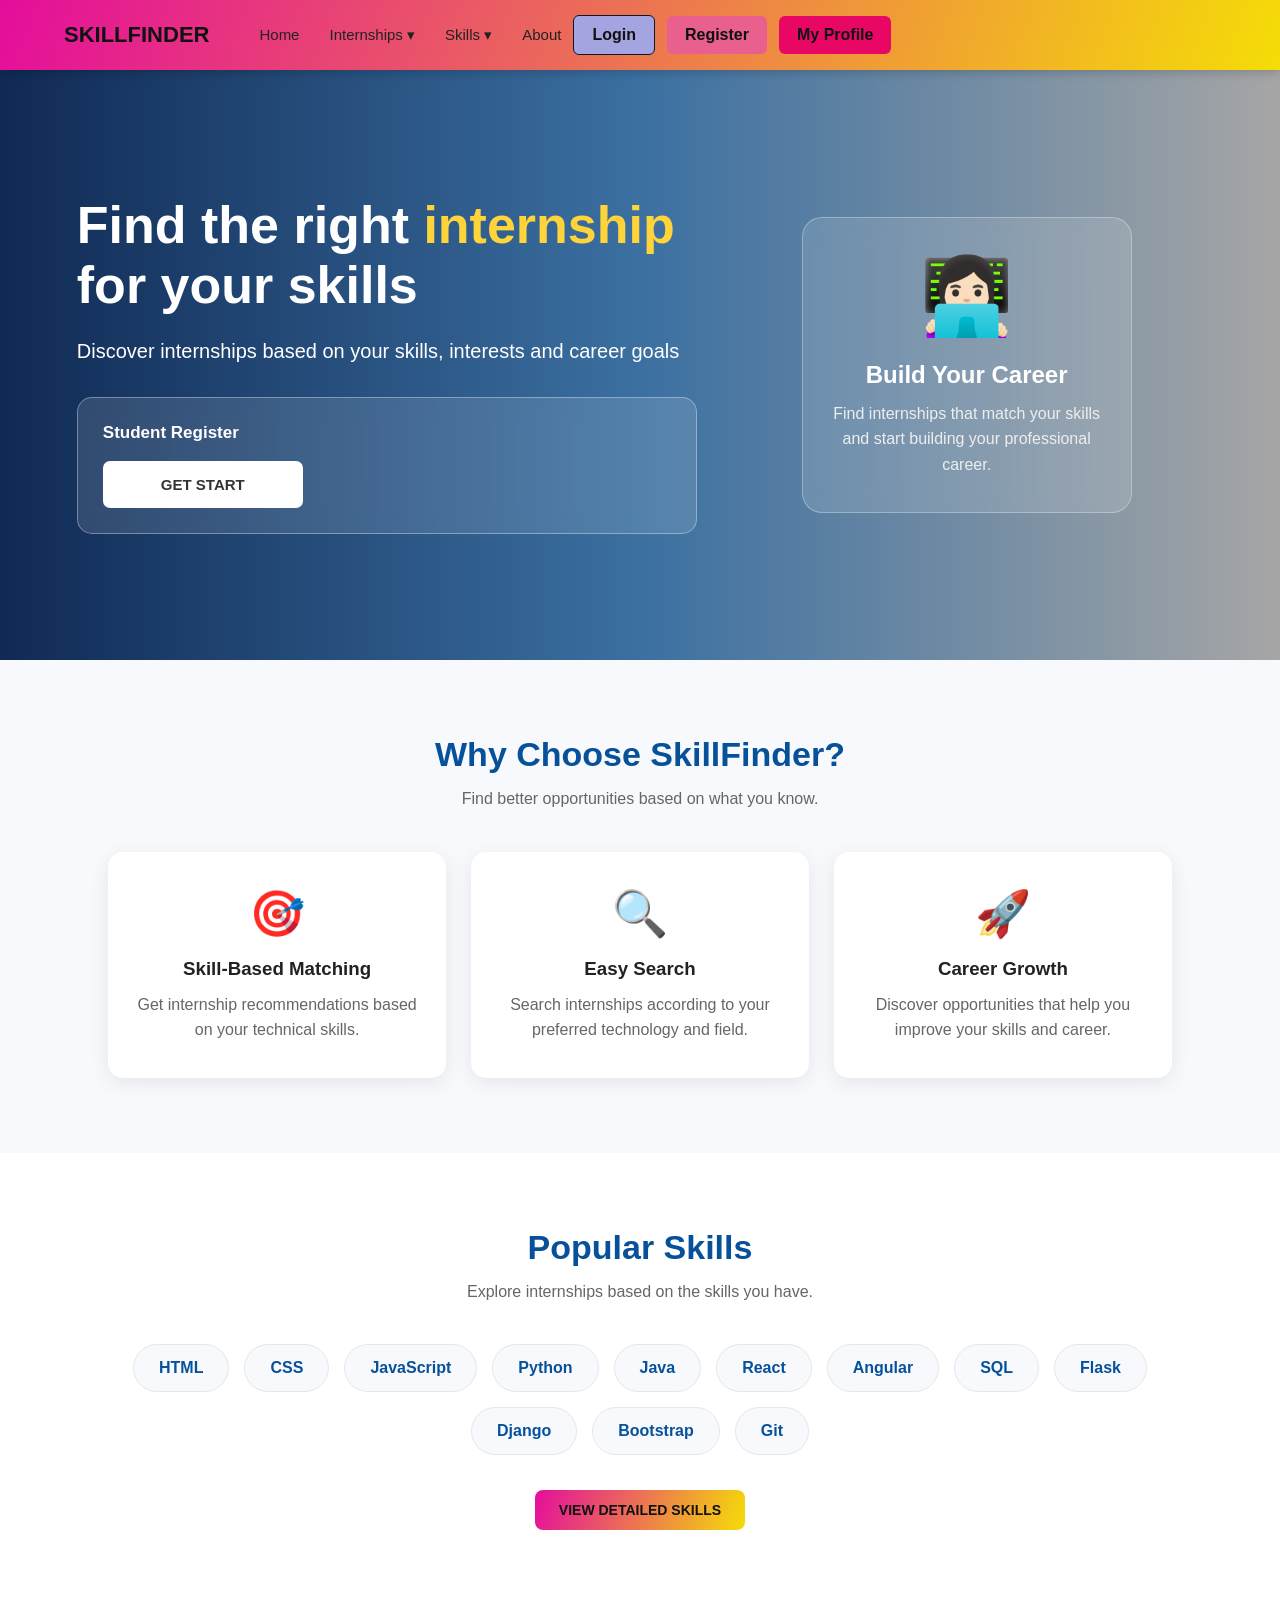
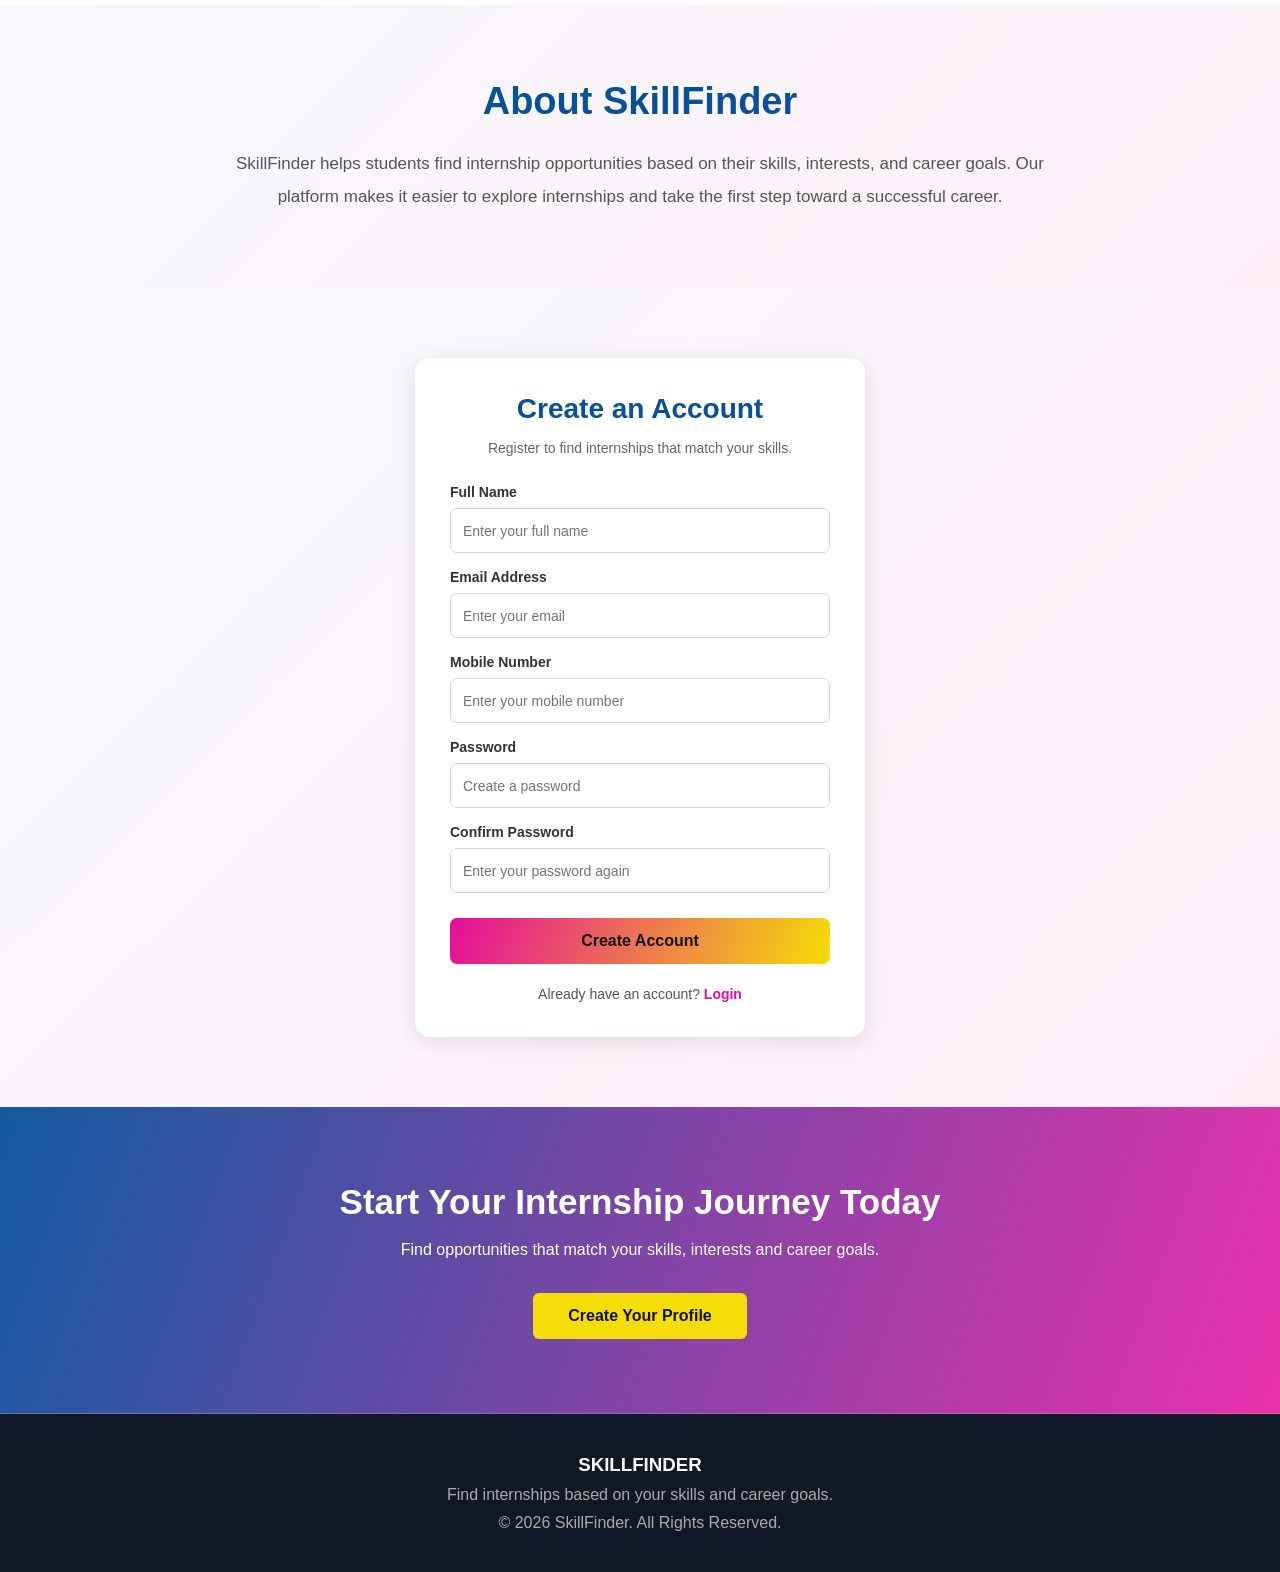
<file: templates/index.html>
<!DOCTYPE html>
<html lang="en">
<head>
    <meta charset="UTF-8">
    <meta name="viewport" content="width=device-width, initial-scale=1.0">
    <title>SkillFinder</title>

    <style>
        * {
            margin: 0;
            padding: 0;
            box-sizing: border-box;
        }

        html {
            scroll-behavior: smooth;
            scroll-padding-top: 80px;
        }

        body {
            font-family: Arial, sans-serif;
            width: 100%;
            overflow-x: hidden;
            padding-top: 70px;
        }

        .navbar {
            width: 100%;
            height: 70px;
            display: flex;
            align-items: center;
            padding: 0 5%;
            background: linear-gradient(110deg, #e40d9c, #f5dd07);
            box-shadow: 0 2px 10px rgba(0, 0, 0, 0.2);
            position: fixed;
            top: 0;
            left: 0;
            z-index: 99999;
        }

        .logo {
            font-size: 22px;
            font-weight: bold;
            color: #111;
            margin-right: 50px;
            white-space: nowrap;
        }

        .nav-links {
            display: flex;
            align-items: center;
            gap: 30px;
            list-style: none;
        }

        .nav-links a {
            text-decoration: none;
            color: #222;
            font-size: 15px;
            font-weight: 500;
        }

        .nav-links a:hover {
            color: #e40d9c;
        }

        .login,
        .register,
        .employer,
        .admin {
            display: inline-block;
            margin-left: 12px;
            padding: 10px 18px;
            border-radius: 6px;
            text-decoration: none;
            font-weight: bold;
            text-align: center;
            white-space: nowrap;
        }

        .login {
            background: rgb(164, 164, 224);
            color: #111;
            border: 1px solid #071b24;
        }

        .register {
            background: #e95f8d;
            color: #111;
        }

        .employer {
            background: #e90765;
            color: #111;
        }

        .admin {
            background: #f80808;
            color: #111;
        }

        .login:hover,
        .register:hover,
        .employer:hover,
        .admin:hover {
            color: white;
            opacity: 0.85;
        }

        .menu {
            display: none;
            font-size: 28px;
            cursor: pointer;
            color: #111;
        }

        .mobile-menu {
            display: none;
        }

        .hero {
            min-height: 590px;
            display: flex;
            align-items: center;
            padding: 70px 6%;
            color: white;
            background:
                linear-gradient(
                    90deg,
                    rgba(3, 30, 75, 0.95),
                    rgba(4, 72, 135, 0.78),
                    rgba(0, 0, 0, 0.35)
                ),
                url("https://images.unsplash.com/photo-1521737711867-e3b97375f902?auto=format&fit=crop&w=1800&q=85");
            background-size: cover;
            background-position: center;
        }

        .hero-content {
            width: 58%;
        }

        .hero h1 {
            font-size: 52px;
            line-height: 1.15;
            margin-bottom: 20px;
        }

        .hero h1 span {
            color: #ffd43b;
        }

        .hero h2 {
            font-size: 20px;
            font-weight: normal;
            line-height: 1.6;
            margin-bottom: 30px;
        }

        .signup-box {
            width: 620px;
            max-width: 100%;
            padding: 25px;
            border: 1px solid rgba(255, 255, 255, 0.35);
            border-radius: 15px;
            background: rgba(255, 255, 255, 0.12);
            backdrop-filter: blur(10px);
        }

        .signup-title {
            font-size: 17px;
            font-weight: bold;
            margin-bottom: 18px;
        }

        .google-btn {
            display: inline-block;
            width: 200px;
            max-width: 100%;
            padding: 15px 20px;
            background: white;
            color: #333;
            text-align: center;
            text-decoration: none;
            border-radius: 7px;
            font-size: 15px;
            font-weight: bold;
        }

        .google-btn:hover {
            background: #f7296e;
            color: white;
        }

        .hero-right {
            width: 42%;
            display: flex;
            justify-content: center;
            align-items: center;
        }

        .hero-card {
            width: 330px;
            padding: 35px 25px;
            border-radius: 20px;
            background: rgba(255, 255, 255, 0.13);
            backdrop-filter: blur(12px);
            border: 1px solid rgba(255, 255, 255, 0.3);
            text-align: center;
        }

        .hero-card-icon {
            font-size: 75px;
            margin-bottom: 20px;
        }

        .hero-card h3 {
            font-size: 24px;
            margin-bottom: 12px;
        }

        .hero-card p {
            line-height: 1.6;
            color: #eee;
        }

        .features,
        .skills-section,
        .about,
        .cta {
            padding: 75px 6%;
            text-align: center;
        }

        .features,
        .cta {
            background: #f7f9fc;
        }

        .section-title {
            font-size: 34px;
            color: #07519b;
            margin-bottom: 12px;
        }

        .section-text {
            color: #666;
            margin-bottom: 40px;
            line-height: 1.6;
        }

        .feature-container {
            display: flex;
            justify-content: center;
            gap: 25px;
        }

        .feature-box {
            width: 30%;
            padding: 35px 25px;
            background: white;
            border-radius: 15px;
            box-shadow: 0 5px 20px rgba(0, 0, 0, 0.08);
            transition: 0.3s;
        }

        .feature-box:hover {
            transform: translateY(-8px);
        }

        .feature-icon {
            font-size: 45px;
            margin-bottom: 18px;
        }

        .feature-box h3 {
            margin-bottom: 12px;
            color: #222;
        }

        .feature-box p {
            color: #666;
            line-height: 1.6;
        }

        .skills-section {
            background: white;
        }

        .skill-container {
            display: flex;
            flex-wrap: wrap;
            justify-content: center;
            gap: 15px;
            margin: 35px 0;
        }

        .skill-box {
            padding: 14px 25px;
            border-radius: 30px;
            background: #f7f9fc;
            border: 1px solid #e5e7eb;
            color: #07519b;
            font-weight: bold;
            transition: 0.3s;
        }

        .skill-box:hover {
            background: #e40d9c;
            color: white;
            transform: translateY(-3px);
        }

        .skills-btn {
            background: linear-gradient(110deg, #e40d9c, #f5dd07);
            color: #111;
            border: none;
            padding: 12px 24px;
            border-radius: 8px;
            font-size: 14px;
            font-weight: bold;
            cursor: pointer;
        }

        .about {
            background: linear-gradient(135deg, #f7f9fc, #fff0f8);
        }

        .about h1 {
            font-size: 38px;
            color: #07519b;
            margin-bottom: 25px;
        }

        .about p {
            max-width: 850px;
            margin: auto;
            font-size: 17px;
            line-height: 1.9;
            color: #555;
        }

        .cta {
            background:
                linear-gradient(
                    110deg,
                    rgba(7, 81, 155, 0.95),
                    rgba(228, 13, 156, 0.85)
                ),
                url("https://images.unsplash.com/photo-1517245386807-bb43f82c33c4?auto=format&fit=crop&w=1600&q=80");
            background-size: cover;
            background-position: center;
            color: white;
        }

        .cta h2 {
            font-size: 35px;
            margin-bottom: 15px;
        }

        .cta p {
            margin-bottom: 30px;
            line-height: 1.6;
        }

        .cta-btn {
            display: inline-block;
            padding: 14px 35px;
            background: #f5dd07;
            color: #111;
            text-decoration: none;
            border-radius: 6px;
            font-weight: bold;
        }

        .footer {
            background: #101827;
            color: white;
            padding: 40px 5%;
            text-align: center;
        }

        .footer p {
            color: #aaa;
            margin-top: 10px;
        }

        @media (max-width: 1100px) {
            .logo {
                margin-right: 20px;
            }

            .nav-links {
                gap: 15px;
            }

            .login,
            .register,
            .employer {
                margin-left: 6px;
                padding: 9px 12px;
            }
        }

        @media (max-width: 768px) {
            body {
                padding-top: 65px;
            }

            .navbar {
                height: 65px;
                padding: 0 15px;
                justify-content: space-between;
            }

            .logo {
                margin: 0;
                font-size: 21px;
            }

            .menu {
                display: flex;
                width: 40px;
                height: 40px;
                align-items: center;
                justify-content: center;
            }

            .login,
            .register,
            .employer {
                display: none;
            }

            .nav-links {
                display: none;
                position: absolute;
                top: 65px;
                left: 0;
                width: 100%;
                padding: 0;
                background: white;
                flex-direction: column;
                align-items: stretch;
                gap: 0;
                box-shadow: 0 5px 15px rgba(0, 0, 0, 0.2);
            }

            .nav-links.active {
                display: flex;
            }

            .nav-links li {
                width: 100%;
                list-style: none;
                text-align: center;
                border-bottom: 1px solid #ddd;
            }

            .nav-links a {
                display: block;
                width: 100%;
                padding: 15px;
                font-size: 16px;
            }

            .mobile-menu {
                display: flex;
                flex-direction: column;
                width: 100%;
                padding: 12px 20px 18px;
                gap: 10px;
            }

            .mobile-menu a {
                display: block;
                width: 100%;
                margin: 0;
                padding: 12px;
                text-align: center;
                text-decoration: none;
                border-radius: 6px;
                font-weight: bold;
            }

            .mobile-login {
                border: 1px solid #071b24;
                color: #071b24;
            }

            .mobile-register {
                background: #f7296e;
                color: #111;
            }

            .mobile-profile {
                background: #e90765;
                color: #111;
            }

            .mobile-admin {
                background: #f5dd07;
                color: #111;
            }

            .hero {
                min-height: auto;
                padding: 60px 20px;
                text-align: center;
                display: block;
            }

            .hero-content {
                width: 100%;
            }

            .hero h1 {
                font-size: 36px;
            }

            .hero h2 {
                font-size: 17px;
            }

            .hero-right {
                display: none;
            }

            .signup-box {
                width: 100%;
                padding: 20px;
            }

            .feature-container {
                flex-direction: column;
                align-items: center;
            }

            .feature-box {
                width: 100%;
                max-width: 450px;
            }

            .section-title {
                font-size: 28px;
            }

            .about h1 {
                font-size: 29px;
            }

            .about p {
                font-size: 15px;
                line-height: 1.8;
            }

            .cta h2 {
                font-size: 28px;
            }
        }

        @media (max-width: 450px) {
            .logo {
                font-size: 19px;
            }

            .hero {
                padding: 50px 15px;
            }

            .hero h1 {
                font-size: 31px;
            }

            .hero h2 {
                font-size: 16px;
            }

            .features,
            .skills-section,
            .about,
            .cta {
                padding: 50px 20px;
            }
        }

.register-container {
    width: 100%;
    padding: 70px 20px;
    display: flex;
    justify-content: center;
    align-items: center;
    background: linear-gradient(135deg, #f7f9fc, #fff0f8);
}

.register-card {
    width: 100%;
    max-width: 450px;
    padding: 35px;
    background: #ffffff;
    border-radius: 15px;
    box-shadow: 0 5px 25px rgba(0, 0, 0, 0.1);
}

.register-card h2 {
    text-align: center;
    font-size: 28px;
    color: #07519b;
    margin-bottom: 12px;
}

.register-card > p {
    text-align: center;
    font-size: 14px;
    color: #666;
    line-height: 1.6;
    margin-bottom: 25px;
}

.register-card label {
    display: block;
    margin: 16px 0 8px;
    font-size: 14px;
    font-weight: bold;
    color: #333;
}

.register-card input {
    width: 100%;
    height: 45px;
    padding: 0 12px;
    border: 1px solid #d1d5db;
    border-radius: 7px;
    outline: none;
    font-size: 14px;
    background: #fff;
}

.register-card input:focus {
    border-color: #e40d9c;
    box-shadow: 0 0 5px rgba(228, 13, 156, 0.2);
}

.register-submit {
    width: 100%;
    margin-top: 25px;
    padding: 14px;
    border: none;
    border-radius: 7px;
    background: linear-gradient(110deg, #e40d9c, #f5dd07);
    color: #111;
    font-size: 16px;
    font-weight: bold;
    cursor: pointer;
    transition: 0.3s;
}

.register-submit:hover {
    opacity: 0.85;
    transform: translateY(-2px);
}

.register-card .login-text {
    margin-top: 22px;
    margin-bottom: 0;
    text-align: center;
    font-size: 14px;
    color: #555;
}

.login-text a {
    color: #e40d9c;
    font-weight: bold;
    text-decoration: none;
}

.login-text a:hover {
    text-decoration: underline;
}

@media (max-width: 480px) {
    .register-container {
        padding: 40px 15px;
    }

    .register-card {
        padding: 25px 20px;
    }

    .register-card h2 {
        font-size: 24px;
    }
}

    </style>
</head>

<body>

    <nav class="navbar">
        <div class="logo">SKILLFINDER</div>

        <ul class="nav-links" id="navLinks">
            <li><a href="index.html">Home</a></li>
            <li><a href="./internship.html">Internships ▾</a></li>
            <li><a href="#popular-skills">Skills ▾</a></li>
            <li><a href="#about">About</a></li>

            <li class="mobile-menu">
                <a href="login.html" class="mobile-login">Login</a>
                <a href="register.html" class="mobile-register">Register</a>
                <a href="./profile.html" class="mobile-profile">My Profile</a>
                <a href="./admin.html" class="mobile-admin">Admin Login</a>
            </li>
        </ul>

        <a href="login.html" class="login">Login</a>
        <a href="register.html" class="register">Register</a>
        <a href="./profile.html" class="employer">My Profile</a>

        <div class="menu" onclick="menuOpen()">☰</div>
    </nav>

    <section class="hero">
        <div class="hero-content">
            <h1>
                Find the right
                <span>internship</span>
                for your skills
            </h1>

            <h2>
                Discover internships based on your skills,
                interests and career goals
            </h2>

            <div class="signup-box">
                <div class="signup-title">Student Register</div>

                <a class="google-btn" href="register.html">
                    GET START
                </a>
            </div>
        </div>

        <div class="hero-right">
            <div class="hero-card">
                <div class="hero-card-icon">👩🏻‍💻</div>
                <h3>Build Your Career</h3>
                <p>
                    Find internships that match your skills
                    and start building your professional career.
                </p>
            </div>
        </div>
    </section>

    <section class="features">
        <h2 class="section-title">Why Choose SkillFinder?</h2>
        <p class="section-text">
            Find better opportunities based on what you know.
        </p>

        <div class="feature-container">
            <div class="feature-box">
                <div class="feature-icon">🎯</div>
                <h3>Skill-Based Matching</h3>
                <p>
                    Get internship recommendations based on
                    your technical skills.
                </p>
            </div>

            <div class="feature-box">
                <div class="feature-icon">🔍</div>
                <h3>Easy Search</h3>
                <p>
                    Search internships according to your
                    preferred technology and field.
                </p>
            </div>

            <div class="feature-box">
                <div class="feature-icon">🚀</div>
                <h3>Career Growth</h3>
                <p>
                    Discover opportunities that help you
                    improve your skills and career.
                </p>
            </div>
        </div>
    </section>

    <section id="popular-skills" class="skills-section">
        <h2 class="section-title">Popular Skills</h2>
        <p class="section-text">
            Explore internships based on the skills you have.
        </p>

        <div class="skill-container">
            <div class="skill-box">HTML</div>
            <div class="skill-box">CSS</div>
            <div class="skill-box">JavaScript</div>
            <div class="skill-box">Python</div>
            <div class="skill-box">Java</div>
            <div class="skill-box">React</div>
            <div class="skill-box">Angular</div>
            <div class="skill-box">SQL</div>
            <div class="skill-box">Flask</div>
            <div class="skill-box">Django</div>
            <div class="skill-box">Bootstrap</div>
            <div class="skill-box">Git</div>
        </div>

        <button class="skills-btn"
            onclick="window.location.href='skills.html'">
            VIEW DETAILED SKILLS
        </button>
    </section>

    <section id="about" class="about">
        <h1>About SkillFinder</h1>
        <p>
            SkillFinder helps students find internship opportunities
            based on their skills, interests, and career goals.
            Our platform makes it easier to explore internships and
            take the first step toward a successful career.
        </p>
    </section>
    <section class="register-container" id="register">
    <div class="register-card">

        <h2>Create an Account</h2>
        <p>Register to find internships that match your skills.</p>

        <form id="registerForm">

            <label for="name">Full Name</label>
            <input type="text" id="name"
                   placeholder="Enter your full name" required>

            <label for="email">Email Address</label>
            <input type="email" id="email"
                   placeholder="Enter your email" required>

            <label for="phone">Mobile Number</label>
            <input type="tel" id="phone"
                   placeholder="Enter your mobile number"
                   pattern="[0-9]{10}" maxlength="10" required>

            <label for="password">Password</label>
            <input type="password" id="password"
                   placeholder="Create a password"
                   minlength="8" required>

            <label for="confirmPassword">Confirm Password</label>
            <input type="password" id="confirmPassword"
                   placeholder="Enter your password again"
                   minlength="8" required>

            <button type="submit" class="register-submit">
                Create Account
            </button>

            <p class="login-text">
                Already have an account?
                <a href="login.html">Login</a>
            </p>

        </form>

    </div>

</section>

    <section class="cta">
        <h2>Start Your Internship Journey Today</h2>
        <p>
            Find opportunities that match your skills,
            interests and career goals.
        </p>

        <a href="register.html" class="cta-btn">
            Create Your Profile
        </a>
    </section>

    <footer class="footer">
        <h3>SKILLFINDER</h3>
        <p>
            Find internships based on your skills and career goals.
        </p>
        <p>© 2026 SkillFinder. All Rights Reserved.</p>
    </footer>

    <script>
        function menuOpen() {
            document.getElementById("navLinks").classList.toggle("active");
        }
    </script>

</body>
</html>
</file>
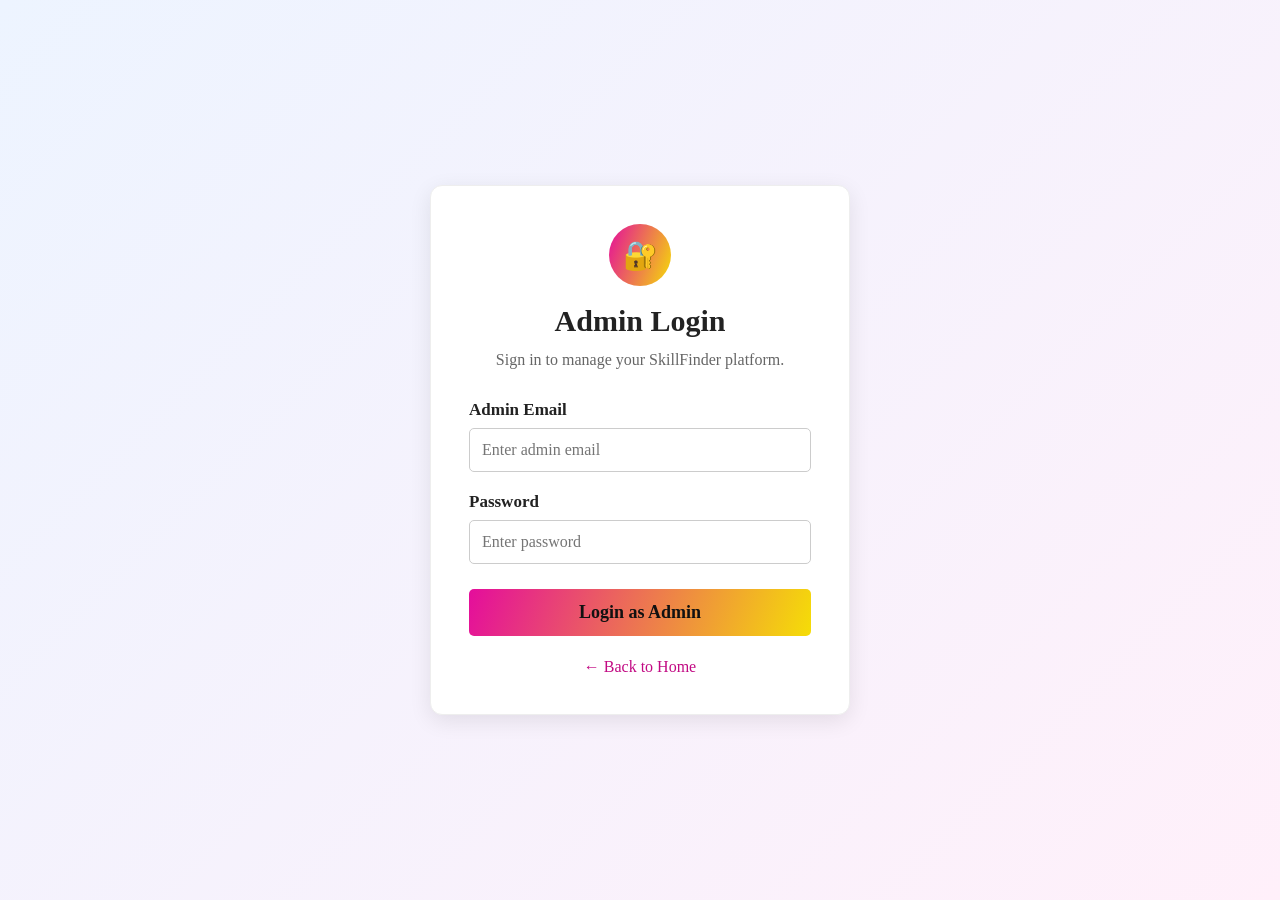
<file: templates/admin.html>
<!DOCTYPE html>
<html lang="en">
<head>
    <meta charset="UTF-8">
    <meta name="viewport" content="width=device-width, initial-scale=1.0">
    <title>Admin Login | SkillFinder</title>

    <style>
        * {
            margin: 0;
            padding: 0;
            box-sizing: border-box;
        }

        body {
            font-family: "Times New Roman", serif;
            min-height: 100vh;
            background: #f8f9fc;
            color: #222;
        }

        .admin-section {
            min-height: 100vh;
            display: flex;
            justify-content: center;
            align-items: center;
            padding: 30px 20px;
            background: linear-gradient(135deg, #edf4ff, #fff0fa);
        }

        .admin-card {
            width: 100%;
            max-width: 420px;
            padding: 38px;
            background: #fff;
            border: 1px solid #eee;
            border-radius: 12px;
            box-shadow: 0 6px 22px rgba(0, 0, 0, 0.09);
        }

        .admin-icon {
            width: 62px;
            height: 62px;
            display: flex;
            align-items: center;
            justify-content: center;
            margin: 0 auto 18px;
            border-radius: 50%;
            background: linear-gradient(110deg, #e40d9c, #f5dd07);
            font-size: 28px;
        }

        .admin-card h1 {
            text-align: center;
            font-size: 30px;
            margin-bottom: 10px;
            font-weight: bold;
        }

        .subtitle {
            text-align: center;
            color: #666;
            font-size: 16px;
            line-height: 1.5;
            margin-bottom: 28px;
        }

        .form-group {
            margin-bottom: 20px;
        }

        .form-group label {
            display: block;
            font-size: 17px;
            font-weight: bold;
            margin-bottom: 8px;
        }

        .form-group input {
            width: 100%;
            padding: 12px;
            border: 1px solid #ccc;
            border-radius: 5px;
            font-family: "Times New Roman", serif;
            font-size: 16px;
            outline: none;
            background: #fff;
        }

        .form-group input:focus {
            border-color: #e40d9c;
            box-shadow: 0 0 4px rgba(228, 13, 156, 0.15);
        }

        .admin-btn {
            width: 100%;
            padding: 13px;
            margin-top: 5px;
            background: linear-gradient(110deg, #e40d9c, #f5dd07);
            border: none;
            border-radius: 5px;
            font-family: "Times New Roman", serif;
            font-size: 18px;
            font-weight: bold;
            color: #111;
            cursor: pointer;
            transition: opacity 0.2s;
        }

        .admin-btn:hover {
            opacity: 0.85;
        }

        .back-home {
            display: block;
            text-align: center;
            margin-top: 22px;
            color: #c20a83;
            text-decoration: none;
            font-size: 16px;
        }

        .back-home:hover {
            text-decoration: underline;
        }

        @media (max-width: 480px) {
            .admin-card {
                padding: 28px 22px;
            }

            .admin-card h1 {
                font-size: 27px;
            }
        }
    </style>
</head>

<body>

    <section class="admin-section">
        <div class="admin-card">

            <div class="admin-icon">🔐</div>

            <h1>Admin Login</h1>

            <p class="subtitle">
                Sign in to manage your SkillFinder platform.
            </p>

            <form id="adminForm">

                <div class="form-group">
                    <label for="adminEmail">Admin Email</label>
                    <input
                        type="email"
                        id="adminEmail"
                        placeholder="Enter admin email"
                        required
                    >
                </div>

                <div class="form-group">
                    <label for="adminPassword">Password</label>
                    <input
                        type="password"
                        id="adminPassword"
                        placeholder="Enter password"
                        required
                    >
                </div>

                <button type="submit" class="admin-btn">
                    Login as Admin
                </button>

            </form>

            <a href="index.html" class="back-home">
                &#8592; Back to Home
            </a>

        </div>
    </section>

  <script>
document.getElementById("adminForm").addEventListener("submit", function(event) {
    event.preventDefault();

    const email = document.getElementById("adminEmail").value;
    const password = document.getElementById("adminPassword").value;

    if (email === "priyankameiyan@gmail.com" && password === "priya123") {
        window.location.href = "hj.html";
    } else {
        alert("Invalid admin email or password!");
    }
});
</script>

</body>
</html>
</file>
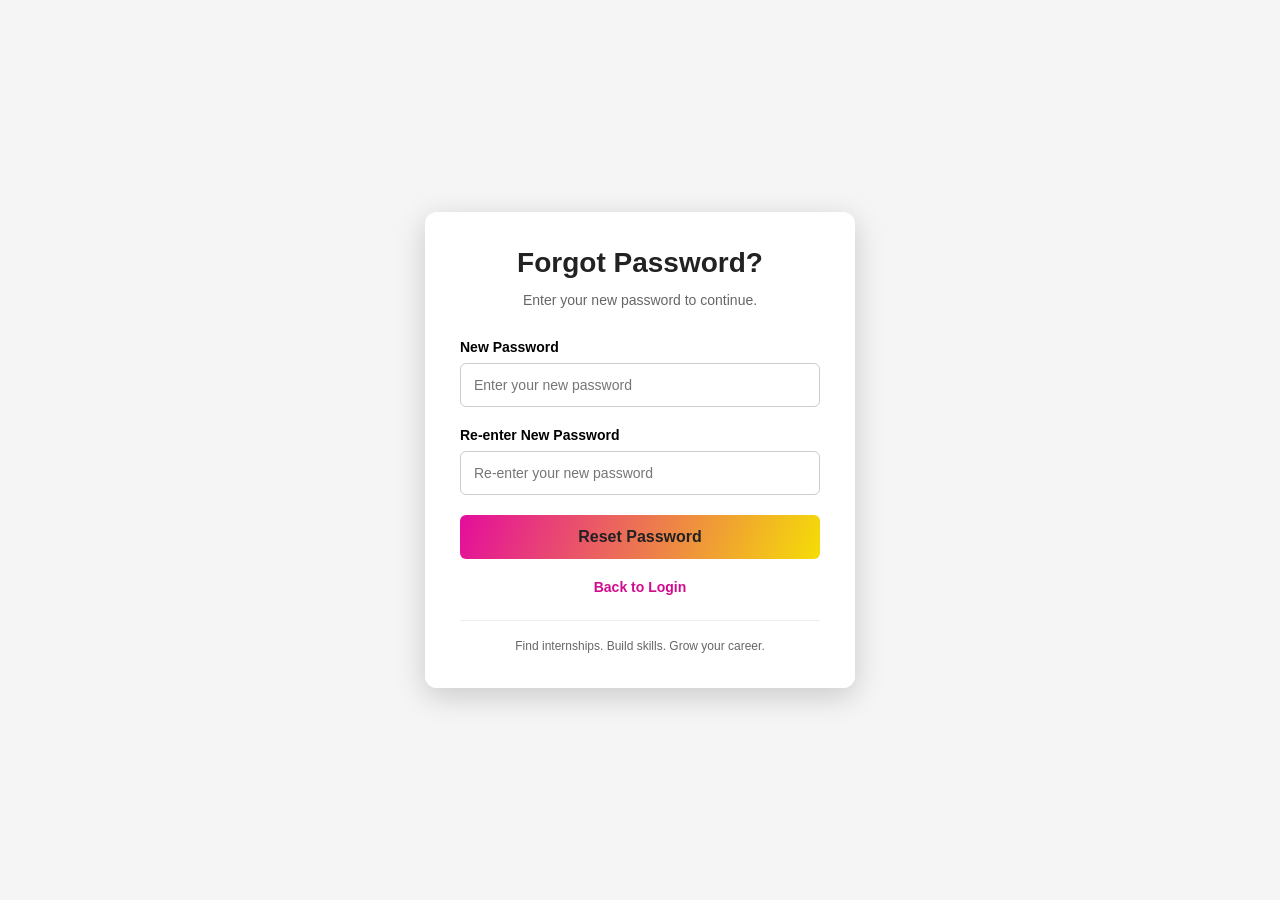
<file: templates/for.html>
<!DOCTYPE html>
<html lang="en">
<head>
    <meta charset="UTF-8">
    <meta name="viewport" content="width=device-width, initial-scale=1.0">
    <title>Forgot Password - SkillFinder</title>

    <style>
        * {
            margin: 0;
            padding: 0;
            box-sizing: border-box;
        }

        html, body {
            font-family: Arial, sans-serif;
            width: 100%;
            min-height: 100%;
            overflow-x: hidden;
        }

        body {
            background: #f5f5f5;
        }

        .login-container {
            min-height: 100vh;
            padding: 40px 20px;
            display: flex;
            align-items: center;
            justify-content: center;
        }

        .login-card {
            width: 100%;
            max-width: 430px;
            padding: 35px;
            background: rgba(255, 255, 255, 0.96);
            border-radius: 12px;
            box-shadow: 0 8px 30px rgba(0, 0, 0, 0.18);
        }

        .login-heading {
            text-align: center;
            margin-bottom: 28px;
        }

        .login-heading h1 {
            font-size: 28px;
            margin-bottom: 10px;
            color: #222;
        }

        .login-heading p {
            color: #666;
            font-size: 14px;
            line-height: 1.6;
        }

        #resetForm {
            display: flex;
            flex-direction: column;
        }

        #resetForm label {
            font-size: 14px;
            font-weight: bold;
            margin-bottom: 8px;
        }

        #resetForm input {
            width: 100%;
            padding: 13px;
            border: 1px solid #ccc;
            border-radius: 6px;
            margin-bottom: 20px;
            font-size: 14px;
            outline: none;
        }

        #resetForm input:focus {
            border-color: #e40d9c;
        }

        .login-submit {
            width: 100%;
            padding: 13px;
            border: none;
            border-radius: 6px;
            background: linear-gradient(110deg, #e40d9c, #f5dd07);
            color: #222;
            font-size: 16px;
            font-weight: bold;
            cursor: pointer;
        }

        .login-submit:hover {
            background: #f7296e;
        }

        .back-login {
            display: block;
            margin-top: 20px;
            text-align: center;
            color: #d20b8d;
            text-decoration: none;
            font-size: 14px;
            font-weight: bold;
        }

        .login-footer {
            border-top: 1px solid #eee;
            margin-top: 25px;
            padding-top: 18px;
            text-align: center;
            color: #666;
            font-size: 12px;
        }

        @media (max-width: 480px) {
            .login-card {
                padding: 25px 20px;
            }

            .login-heading h1 {
                font-size: 25px;
            }
        }
    </style>
</head>

<body>

    <main class="login-container">

        <div class="login-card">

            <div class="login-heading">
                <h1>Forgot Password?</h1>
                <p>Enter your new password to continue.</p>
            </div>

            <form id="resetForm">

                <label for="newPassword">New Password</label>
                <input
                    type="password"
                    id="newPassword"
                    placeholder="Enter your new password"
                    minlength="8"
                    autocomplete="new-password"
                    required
                >

                <label for="confirmPassword">Re-enter New Password</label>
                <input
                    type="password"
                    id="confirmPassword"
                    placeholder="Re-enter your new password"
                    minlength="8"
                    autocomplete="new-password"
                    required
                >

                <button type="submit" class="login-submit">
                    Reset Password
                </button>

            </form>

            <a href="login.html" class="back-login">
                Back to Login
            </a>

            <div class="login-footer">
                <p>Find internships. Build skills. Grow your career.</p>
            </div>

        </div>

    </main>

    <script>
        document.getElementById("resetForm").addEventListener("submit", function(event) {
            event.preventDefault();

            var newPassword = document.getElementById("newPassword").value;
            var confirmPassword = document.getElementById("confirmPassword").value;

            if (newPassword.length < 8) {
                alert("Password must contain at least 8 characters.");
                return;
            }

            if (newPassword !== confirmPassword) {
                alert("Passwords do not match!");
                return;
            }

            alert("Passwords match! Connect your backend to save the new password.");
        });
    </script>

</body>
</html>
</file>
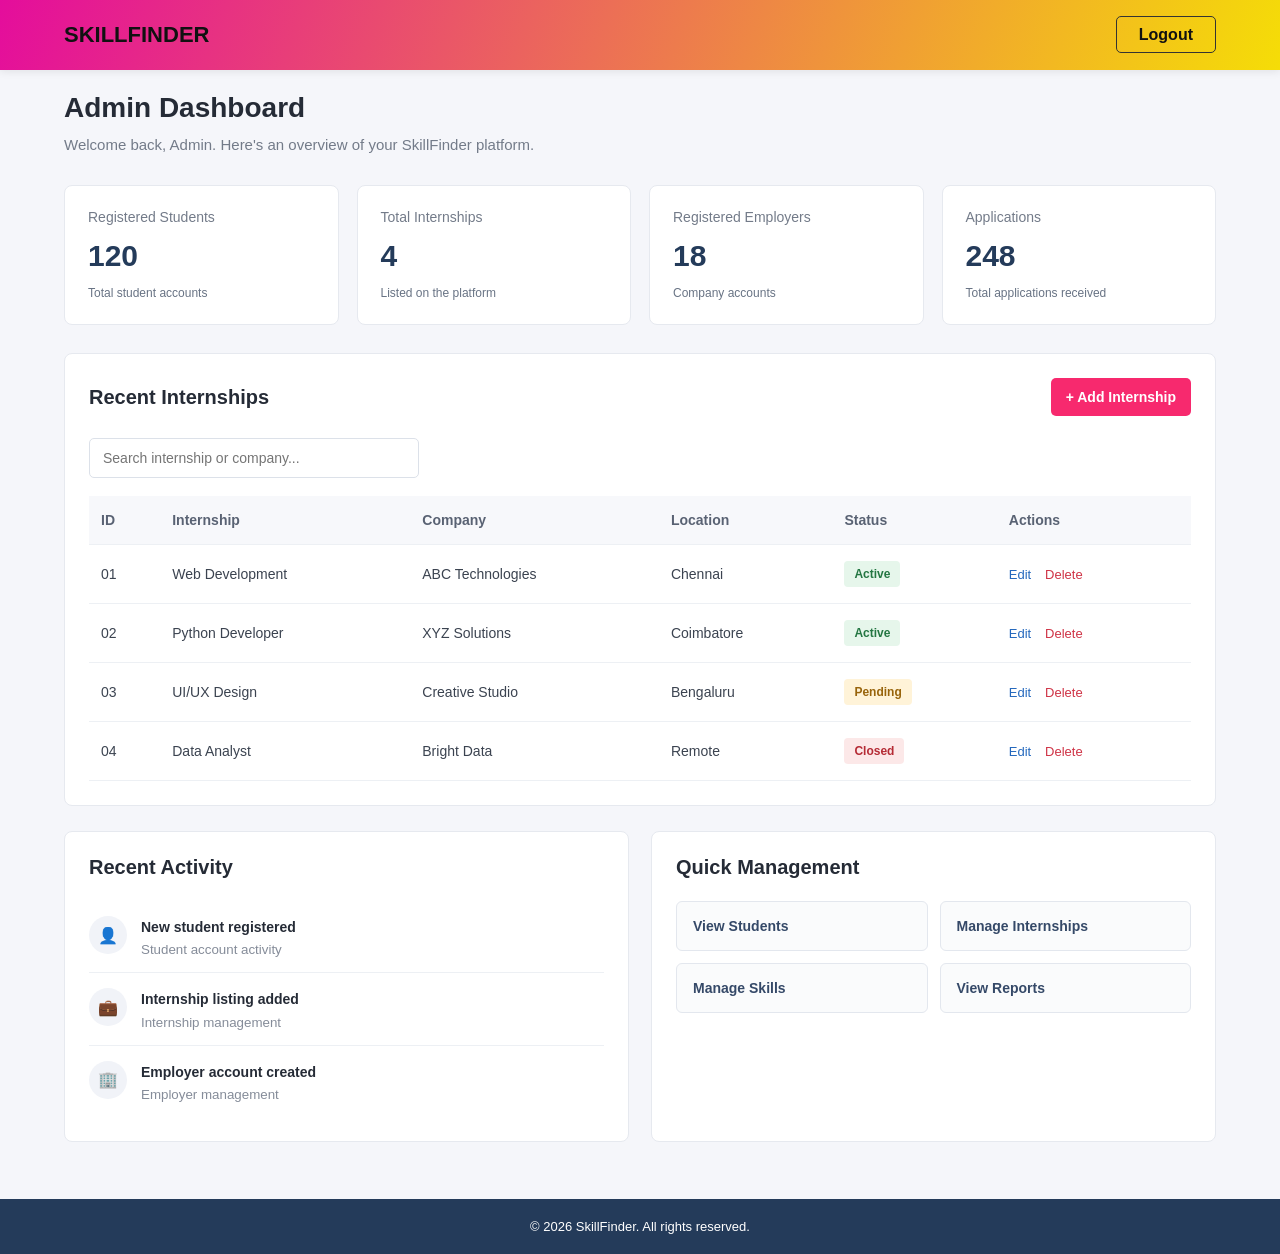
<file: templates/hj.html>
<!DOCTYPE html>
<html lang="en">
<head>
<meta charset="UTF-8">
<meta name="viewport" content="width=device-width, initial-scale=1.0">
<title>Admin Dashboard | SkillFinder</title>

<style>
* {
    margin: 0;
    padding: 0;
    box-sizing: border-box;
}

body {
    font-family: Arial, sans-serif;
    background: #f5f6fa;
    color: #252b36;
    overflow-x: hidden;
    padding-top: 60px;
}

/* Navbar */
.navbar {
    width: 100%;
    min-height: 70px;
    padding: 0 5%;
    background: linear-gradient(110deg, #e40d9c, #f5dd07);
    display: flex;
    align-items: center;
    gap: 30px;
    box-shadow: 0 2px 8px rgba(0,0,0,0.08);
    position: fixed;
    z-index: 1000;
    top:0;
    left:0;

}

.logo {
    font-size: 22px;
    font-weight: bold;
    color: #111;
    text-decoration: none;
    white-space: nowrap;
    margin-right: 20px;
}

.nav-links {
    display: flex;
    align-items: center;
    gap: 24px;
    list-style: none;
}

.nav-links a {
    color: #222;
    text-decoration: none;
    font-size: 15px;
    font-weight: 600;
}

.nav-links a:hover {
    color: white;
}

.nav-buttons {
    margin-left: auto;
}

.logout {
    text-decoration: none;
    color: #111;
    border: 1px solid #333;
    border-radius: 5px;
    padding: 9px 22px;
    font-weight: bold;
    white-space: nowrap;
}

.logout:hover {
    background: #f7296e;
    border-color: #f7296e;
}

.menu {
    display: none;
    border: none;
    background: transparent;
    font-size: 27px;
    cursor: pointer;
    color: #111;
}

.mobile-menu {
    display: none;
}

/* Dashboard */
.dashboard {
    max-width: 1400px;
    margin: auto;
    padding: 32px 5%;
}

.welcome {
    margin-bottom: 28px;
}

.welcome h1 {
    font-size: 28px;
    margin-bottom: 9px;
}

.welcome p {
    color: #737b89;
    font-size: 15px;
    line-height: 1.6;
}

/* Statistics */
.stats {
    display: grid;
    grid-template-columns: repeat(4, minmax(0, 1fr));
    gap: 18px;
    margin-bottom: 28px;
}

.stat-card {
    background: white;
    border: 1px solid #e6e9ef;
    border-radius: 8px;
    padding: 23px;
}

.stat-card .label {
    color: #737b89;
    font-size: 14px;
    margin-bottom: 14px;
}

.stat-card h2 {
    font-size: 30px;
    margin-bottom: 10px;
    color: #243b5a;
}

.stat-card small {
    color: #687384;
    font-size: 12px;
}

/* Sections */
.section {
    background: white;
    border: 1px solid #e6e9ef;
    border-radius: 8px;
    padding: 24px;
    margin-bottom: 25px;
}

.section-heading {
    display: flex;
    justify-content: space-between;
    align-items: center;
    gap: 15px;
    margin-bottom: 22px;
}

.section-heading h2 {
    font-size: 20px;
}

.add-btn {
    background: #f7296e;
    color: white;
    text-decoration: none;
    padding: 11px 15px;
    border-radius: 5px;
    font-size: 14px;
    font-weight: bold;
    white-space: nowrap;
}

.search-box {
    width: 100%;
    max-width: 330px;
    padding: 11px 13px;
    border: 1px solid #dce1e9;
    border-radius: 5px;
    font-size: 14px;
    outline: none;
    margin-bottom: 18px;
}

.search-box:focus {
    border-color: #526b91;
}

.table-wrapper {
    width: 100%;
    overflow-x: auto;
}

table {
    width: 100%;
    border-collapse: collapse;
    min-width: 650px;
}

th, td {
    text-align: left;
    padding: 16px 12px;
    border-bottom: 1px solid #edf0f4;
    font-size: 14px;
}

th {
    background: #f7f8fb;
    color: #596273;
    font-weight: 600;
}

td {
    color: #3b4350;
}

.status {
    display: inline-block;
    padding: 6px 10px;
    border-radius: 4px;
    font-size: 12px;
    font-weight: 600;
}

.active {
    background: #e6f6eb;
    color: #247642;
}

.pending {
    background: #fff3d8;
    color: #98640b;
}

.closed {
    background: #fce8e8;
    color: #b52b35;
}

.actions a {
    text-decoration: none;
    margin-right: 10px;
    font-size: 13px;
}

.edit {
    color: #2468bd;
}

.delete {
    color: #cf3346;
}

.empty {
    text-align: center;
    color: #737b89;
    padding: 25px;
}

.bottom-grid {
    display: grid;
    grid-template-columns: 1fr 1fr;
    gap: 22px;
}

/* Activity */
.activity {
    display: flex;
    gap: 14px;
    padding: 15px 0;
    border-bottom: 1px solid #edf0f4;
}

.activity:last-child {
    border-bottom: none;
}

.activity-icon {
    width: 38px;
    height: 38px;
    border-radius: 50%;
    background: #f1f3f8;
    display: flex;
    align-items: center;
    justify-content: center;
    flex-shrink: 0;
}

.activity p {
    font-size: 14px;
    line-height: 1.6;
}

.activity small {
    display: block;
    color: #858c99;
    margin-top: 4px;
}

/* Quick links */
.quick-links {
    display: grid;
    grid-template-columns: 1fr 1fr;
    gap: 12px;
}

.quick-links a {
    text-decoration: none;
    padding: 16px;
    border: 1px solid #e3e7ee;
    border-radius: 6px;
    color: #354968;
    font-size: 14px;
    font-weight: 600;
    background: #fafbfc;
}

.quick-links a:hover {
    background: #f0f3f8;
}

.footer {
    text-align: center;
    padding: 20px;
    background: #243b5a;
    color: white;
    font-size: 13px;
}

/* Tablet */
@media (max-width: 1000px) {
    .stats {
        grid-template-columns: repeat(2, minmax(0, 1fr));
    }

    .navbar {
        gap: 18px;
    }

    .nav-links {
        gap: 15px;
    }
}

/* Mobile Navbar */
@media (max-width: 768px) {
    .navbar {
        min-height: 60px;
        padding: 0 15px;
        justify-content: space-between;
        gap: 10px;
    }

    .logo {
        font-size: 20px;
        margin-right: 0;
    }

    .nav-buttons {
        display: none;
    }

    .menu {
        display: block;
    }

    .nav-links {
        display: none;
        position: absolute;
        top: 100%;
        left: 0;
        width: 100%;
        background: white;
        flex-direction: column;
        align-items: stretch;
        gap: 0;
        box-shadow: 0 5px 12px rgba(0,0,0,0.12);
    }

    .nav-links.show {
        display: flex;
    }

    .nav-links li {
        width: 100%;
        text-align: center;
        border-bottom: 1px solid #eee;
    }

    .nav-links li a {
        display: block;
        padding: 14px;
    }

    .mobile-menu {
        display: flex;
        flex-direction: column;
        padding: 12px 18px;
        gap: 8px;
    }

    .mobile-menu a {
        text-align: center;
        padding: 12px;
        border: 1px solid #ddd;
        border-radius: 5px;
        color: #222;
        text-decoration: none;
        font-weight: bold;
    }

    .dashboard {
        padding: 25px 4%;
    }

    .bottom-grid {
        grid-template-columns: 1fr;
    }

    .section {
        padding: 18px;
    }
}

/* Small Mobile */
@media (max-width: 480px) {
    .stats {
        grid-template-columns: 1fr;
        gap: 13px;
    }

    .stat-card {
        padding: 20px;
    }

    .welcome h1 {
        font-size: 25px;
    }

    .section-heading {
        align-items: flex-start;
        flex-direction: column;
    }

    .quick-links {
        grid-template-columns: 1fr;
    }

    .search-box {
        max-width: 100%;
    }
}
</style>
</head>

<body>

<nav class="navbar">

    <a href="index.html" class="logo">SKILLFINDER</a>

    <ul class="nav-links" id="navLinks">
        <!-- <li><a href="index.html">Home</a></li> -->
        <!-- <li><a href="internship.html">Internships</a></li>
        <li><a href="skills.html">Skills</a></li> -->
        

        <div class="mobile-menu">
            <a href="admin_login.html"
               onclick="return confirm('Are you sure you want to logout?')">
                Logout
            </a>
        </div>
    </ul>

    <div class="nav-buttons">
        <a href="admin_login.html" class="logout"
           onclick="return confirm('Are you sure you want to logout?')">
            Logout
        </a>
    </div>

    <button class="menu" id="menuToggle"
            type="button" onclick="menuOpen()"
            aria-label="Toggle navigation"
            aria-expanded="false">
        ☰
    </button>

</nav>

<main class="dashboard">

    <div class="welcome">
        <h1>Admin Dashboard</h1>
        <p>Welcome back, Admin. Here's an overview of your SkillFinder platform.</p>
    </div>

    <div class="stats">
        <div class="stat-card">
            <p class="label">Registered Students</p>
            <h2 id="studentCount">120</h2>
            <small>Total student accounts</small>
        </div>

        <div class="stat-card">
            <p class="label">Total Internships</p>
            <h2 id="internshipCount">4</h2>
            <small>Listed on the platform</small>
        </div>

        <div class="stat-card">
            <p class="label">Registered Employers</p>
            <h2 id="employerCount">18</h2>
            <small>Company accounts</small>
        </div>

        <div class="stat-card">
            <p class="label">Applications</p>
            <h2 id="applicationCount">248</h2>
            <small>Total applications received</small>
        </div>
    </div>

    <section class="section" id="internships">
        <div class="section-heading">
            <h2>Recent Internships</h2>
            <a href="add_internship.html" class="add-btn">
                + Add Internship
            </a>
        </div>

        <input type="text" id="searchInput" class="search-box"
               placeholder="Search internship or company...">

        <div class="table-wrapper">
            <table>
                <thead>
                    <tr>
                        <th>ID</th>
                        <th>Internship</th>
                        <th>Company</th>
                        <th>Location</th>
                        <th>Status</th>
                        <th>Actions</th>
                    </tr>
                </thead>

                <tbody id="internshipTable">
                    <tr>
                        <td>01</td>
                        <td>Web Development</td>
                        <td>ABC Technologies</td>
                        <td>Chennai</td>
                        <td><span class="status active">Active</span></td>
                        <td class="actions">
                            <a href="edit_internship.html" class="edit">Edit</a>
                            <a href="#" class="delete"
                               onclick="return deleteRow(this)">Delete</a>
                        </td>
                    </tr>

                    <tr>
                        <td>02</td>
                        <td>Python Developer</td>
                        <td>XYZ Solutions</td>
                        <td>Coimbatore</td>
                        <td><span class="status active">Active</span></td>
                        <td class="actions">
                            <a href="edit_internship.html" class="edit">Edit</a>
                            <a href="#" class="delete"
                               onclick="return deleteRow(this)">Delete</a>
                        </td>
                    </tr>

                    <tr>
                        <td>03</td>
                        <td>UI/UX Design</td>
                        <td>Creative Studio</td>
                        <td>Bengaluru</td>
                        <td><span class="status pending">Pending</span></td>
                        <td class="actions">
                            <a href="edit_internship.html" class="edit">Edit</a>
                            <a href="#" class="delete"
                               onclick="return deleteRow(this)">Delete</a>
                        </td>
                    </tr>

                    <tr>
                        <td>04</td>
                        <td>Data Analyst</td>
                        <td>Bright Data</td>
                        <td>Remote</td>
                        <td><span class="status closed">Closed</span></td>
                        <td class="actions">
                            <a href="edit_internship.html" class="edit">Edit</a>
                            <a href="#" class="delete"
                               onclick="return deleteRow(this)">Delete</a>
                        </td>
                    </tr>
                </tbody>
            </table>

            <p id="emptyMessage" class="empty" hidden>
                No matching internships found.
            </p>
        </div>
    </section>

    <div class="bottom-grid">

        <section class="section">
            <div class="section-heading">
                <h2>Recent Activity</h2>
            </div>

            <div class="activity">
                <div class="activity-icon">👤</div>
                <div>
                    <p><strong>New student registered</strong></p>
                    <small>Student account activity</small>
                </div>
            </div>

            <div class="activity">
                <div class="activity-icon">💼</div>
                <div>
                    <p><strong>Internship listing added</strong></p>
                    <small>Internship management</small>
                </div>
            </div>

            <div class="activity">
                <div class="activity-icon">🏢</div>
                <div>
                    <p><strong>Employer account created</strong></p>
                    <small>Employer management</small>
                </div>
            </div>
        </section>

        <section class="section">
            <div class="section-heading">
                <h2>Quick Management</h2>
            </div>

            <div class="quick-links">
                <a href="students.html">View Students</a>
                <!-- <a href="employers.html">View Employers</a> -->
                <a href="internship.html">Manage Internships</a>
                <a href="skills.html">Manage Skills</a>
                <!-- <a href="courses.html">Manage Courses</a> -->
                <a href="reports.html">View Reports</a>
            </div>
        </section>

    </div>

</main>

<footer class="footer">
    <p>&copy; 2026 SkillFinder. All rights reserved.</p>
</footer>

<script>
function menuOpen() {
    const navLinks = document.getElementById("navLinks");
    const menu = document.getElementById("menuToggle");

    navLinks.classList.toggle("show");

    const isOpen = navLinks.classList.contains("show");
    menu.textContent = isOpen ? "✕" : "☰";
    menu.setAttribute("aria-expanded", isOpen);
}

document.querySelectorAll("#navLinks a").forEach(function(link) {
    link.addEventListener("click", function() {
        document.getElementById("navLinks").classList.remove("show");

        const menu = document.getElementById("menuToggle");
        menu.textContent = "☰";
        menu.setAttribute("aria-expanded", "false");
    });
});

document.getElementById("searchInput").addEventListener("input", function() {
    const searchText = this.value.toLowerCase().trim();
    const rows = document.querySelectorAll("#internshipTable tr");
    let visibleCount = 0;

    rows.forEach(function(row) {
        const text = row.textContent.toLowerCase();
        const match = text.includes(searchText);

        row.style.display = match ? "" : "none";

        if (match) {
            visibleCount++;
        }
    });

    document.getElementById("emptyMessage").hidden = visibleCount !== 0;
});

function updateInternshipCount() {
    document.getElementById("internshipCount").textContent =
        document.querySelectorAll("#internshipTable tr").length;
}

function deleteRow(link) {
    if (confirm("Are you sure you want to delete this internship?")) {
        link.closest("tr").remove();
        updateInternshipCount();

        document.getElementById("searchInput").dispatchEvent(
            new Event("input")
        );
    }

    return false;
}
</script>

</body>
</html>
</file>
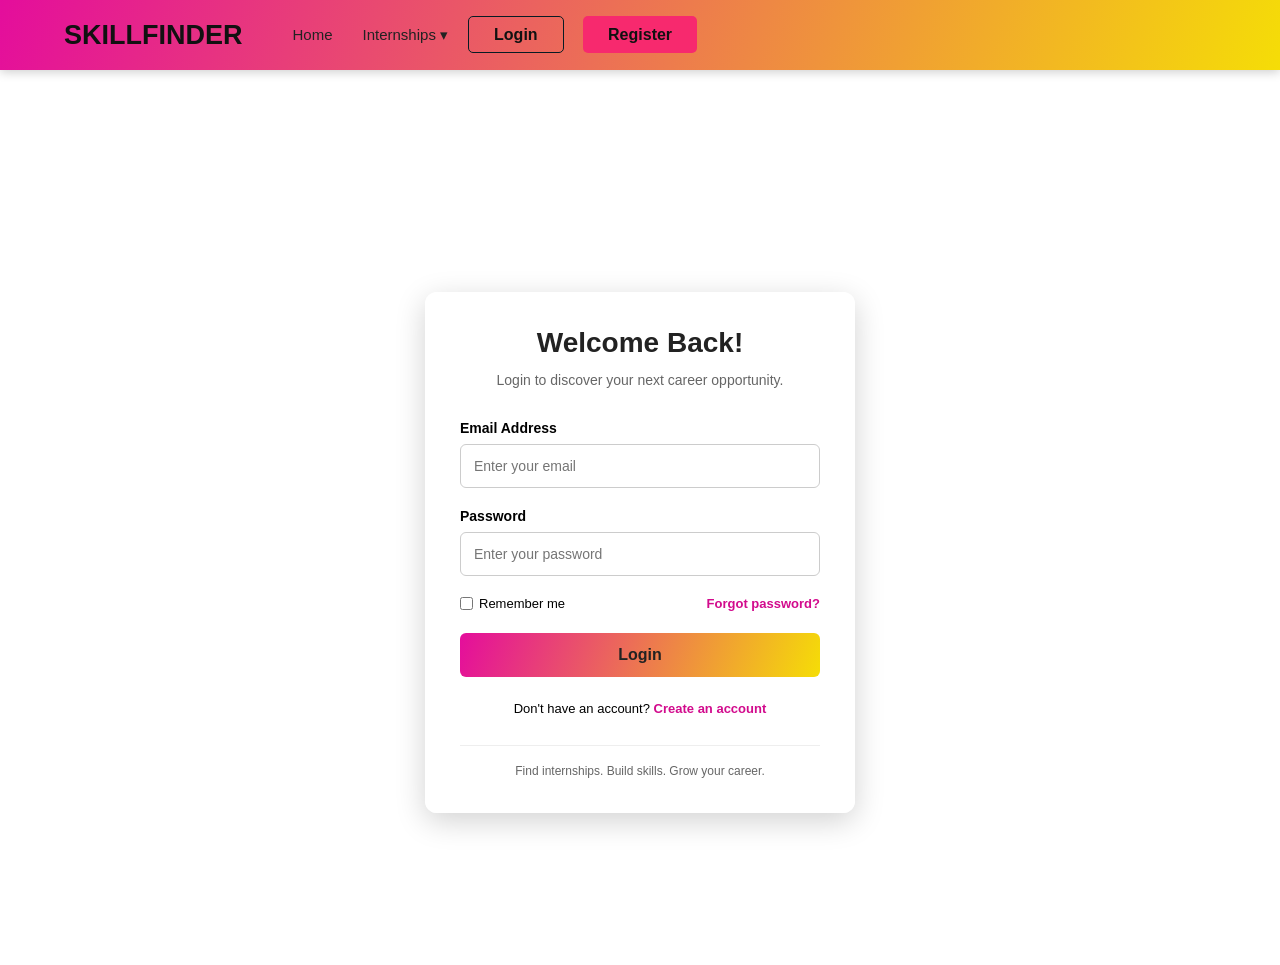
<file: templates/login.html>
<!DOCTYPE html>
<html lang="en">
<head>
    <meta charset="UTF-8">
    <meta name="viewport" content="width=device-width, initial-scale=1.0">
    <title>SkillFinder - Login</title>
    <link rel="stylesheet" href="../static/login.css">
</head>

<body class="login-page">


<nav class="navbar">
    <a href="index.html" class="logo">SKILLFINDER</a>

    <ul class="nav-links" id="navLinks">
        <li><a href="index.html">Home</a></li>
        <li><a href="internship.html">Internships ▾</a></li>
        <!-- <li><a href="skills.html">Skills ▾</a></li> -->
       

        <li class="mobile-menu">
            <a href="login.html" class="mobile-login">Login</a>
            <a href="register.html" class="mobile-register">Register</a>
            <!-- <a href="#employers" class="mobile-employer">For Employers</a> -->
        </li>
    </ul>

    <div class="nav-buttons">
        <a href="login.html" class="login">Login</a>
        <a href="register.html" class="register">Register</a>
        <!-- <a href="#employers" class="employer">For Employers</a> -->
    </div>

    <button class="menu" onclick="menuOpen()" aria-label="Toggle menu">
        ☰
    </button>
</nav>

<script>
function menuOpen() {
    document.getElementById("navLinks").classList.toggle("active");
}
</script>


<main class="login-container">

    <div class="login-card">

        <div class="login-heading">
            <h1>Welcome Back!</h1>
            <p>Login to discover your next career opportunity.</p>
        </div>

        <form id="loginForm">

            <label for="email">Email Address</label>
            <input
                type="email"
                id="email"
                placeholder="Enter your email"
                required
            >

            <label for="password">Password</label>
            <input
                type="password"
                id="password"
                placeholder="Enter your password"
                minlength="8"
                required
            >

            <div class="login-options">
                <label class="remember">
                    <input type="checkbox" id="remember">
                    Remember me
                </label>

                <a href="for.html">Forgot password?</a>
            </div>

            <button type="submit" class="login-submit">
                Login
            </button>

            <p class="register-text">
                Don't have an account?
                <a href="register.html">Create an account</a>
            </p>

        </form>

        <div class="login-footer">
            <p>Find internships. Build skills. Grow your career.</p>
        </div>

    </div>

</main>

<script>
function menuOpen() {
    document.getElementById("navLinks").classList.toggle("active");
}

document.getElementById("loginForm").addEventListener("submit", function(event) {
    event.preventDefault();

    alert("Login form submitted. Connect a backend to verify your account.");
});
</script>

</body>
</html>
</file>
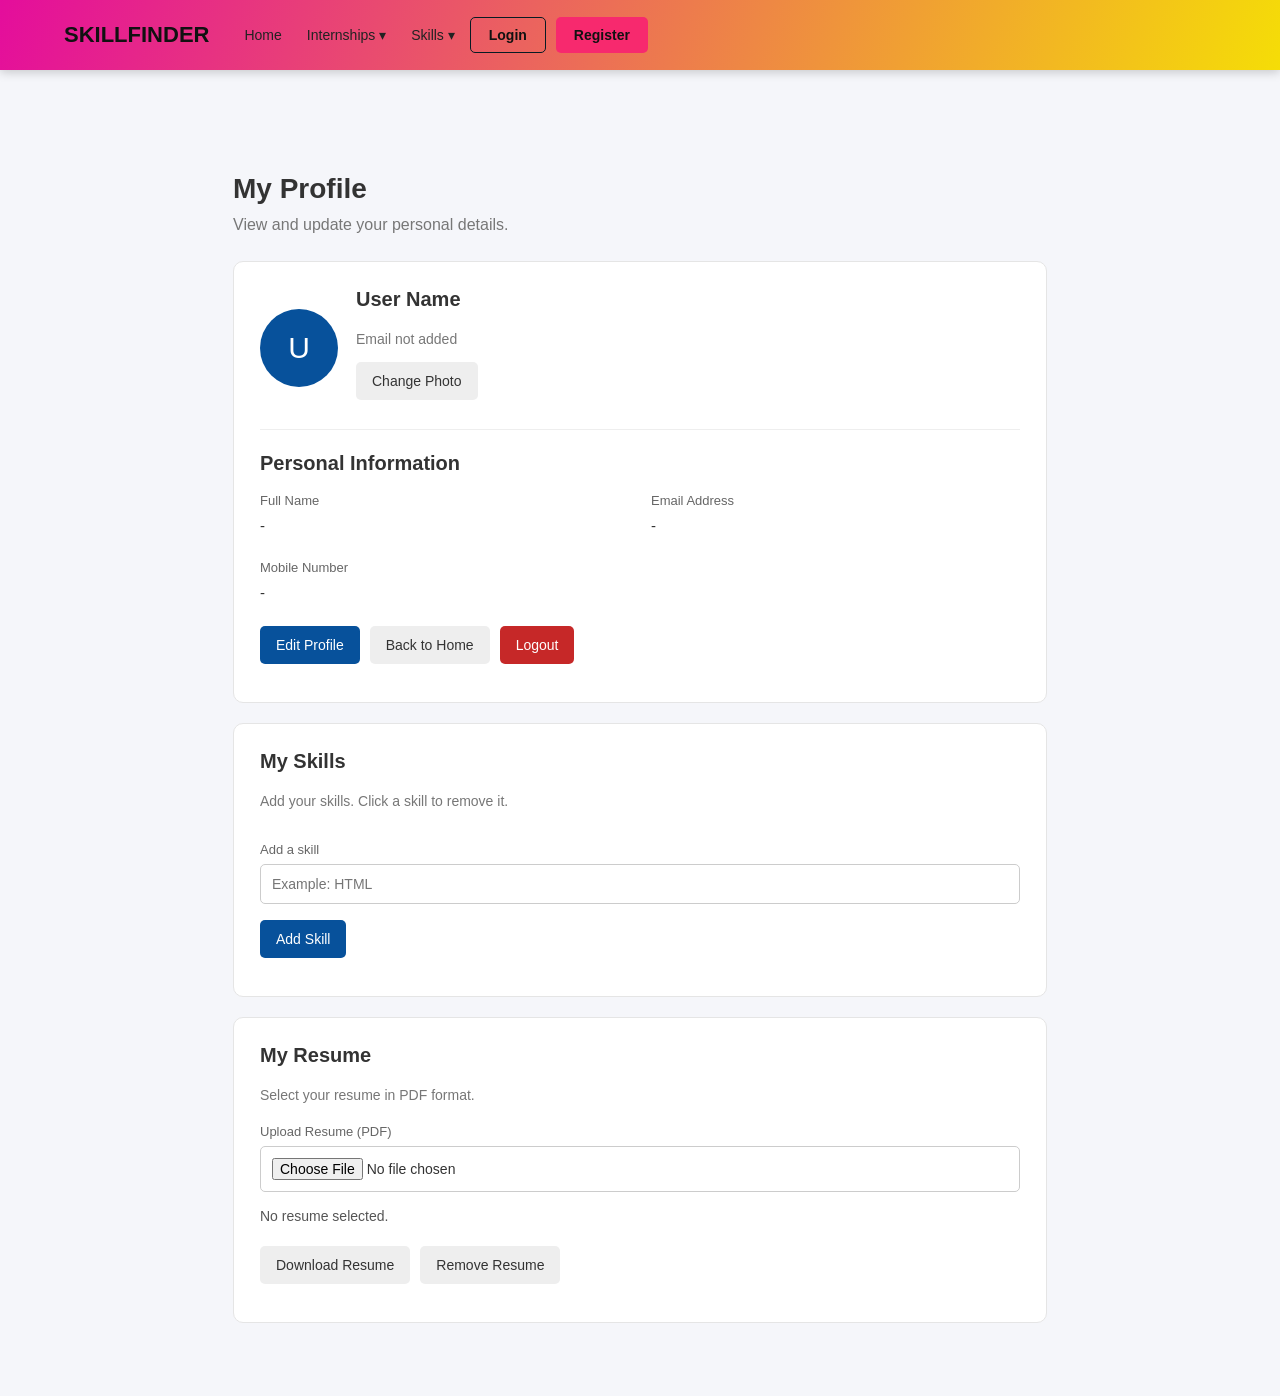
<file: templates/profile.html>
<!DOCTYPE html>
<html lang="en">
<head>
<meta charset="UTF-8">
<meta name="viewport" content="width=device-width, initial-scale=1.0">
<title>SkillFinder - My Profile</title>

<style>
* {
    margin: 0;
    padding: 0;
    box-sizing: border-box;
}

html, body {
    font-family: Arial, sans-serif;
    width: 100%;
    overflow-x: hidden;
    background: #f5f6fa;
    color: #333;
    padding-top:60px;
}

/* Navbar */

.navbar {
    width: 100%;
    min-height: 70px;
    display: flex;
    align-items: center;
    padding: 0 5%;
    background: linear-gradient(110deg, #e40d9c, #f5dd07);
    box-shadow: 0 2px 10px rgba(0,0,0,0.2);
    position: fixed;
    z-index: 1000;
    top:0;
    left:0;
}

.logo {
    font-size: 22px;
    font-weight: bold;
    color: #111;
    text-decoration: none;
    margin-right: 35px;
    white-space: nowrap;
}

.nav-links {
    display: flex;
    align-items: center;
    gap: 25px;
    list-style: none;
}

.nav-links a {
    text-decoration: none;
    color: #222;
    font-size: 14px;
    font-weight: 500;
}

.nav-links a:hover,
.nav-links a.active {
    font-weight: bold;
    color: #07519b;
}

.search {
    margin-left: auto;
    width: 125px;
    height: 38px;
    border: 1px solid #333;
    border-radius: 20px;
    display: flex;
    align-items: center;
    justify-content: center;
    color: #111;
    font-size: 14px;
}

.login {
    margin-left: 15px;
    padding: 9px 18px;
    border: 1px solid #071b24;
    border-radius: 5px;
    color: #111;
    text-decoration: none;
    font-weight: bold;
    font-size: 14px;
}

.register {
    margin-left: 10px;
    padding: 10px 18px;
    background: #f7296e;
    color: #111;
    border-radius: 5px;
    text-decoration: none;
    font-weight: bold;
    font-size: 14px;
}

.menu {
    display: none;
    border: none;
    background: transparent;
    color: #111;
    font-size: 28px;
    cursor: pointer;
}


.mobile-menu {
    display: none;
}

/* Profile */

.container {
    max-width: 850px;
    margin: 35px auto;
    padding: 18px;
}

.container h1 {
    font-size: 28px;
    margin-bottom: 8px;
}

.subtitle {
    color: #777;
    margin-bottom: 24px;
    line-height: 1.5;
}

.card {
    background: white;
    padding: 26px;
    border: 1px solid #e5e5e5;
    border-radius: 10px;
    margin-bottom: 20px;
}

.profile-top {
    display: flex;
    align-items: center;
    gap: 18px;
    margin-bottom: 22px;
}

.avatar {
    width: 78px;
    height: 78px;
    border-radius: 50%;
    background: #07519b;
    color: white;
    display: flex;
    align-items: center;
    justify-content: center;
    font-size: 30px;
    overflow: hidden;
    flex-shrink: 0;
}

.avatar img {
    width: 100%;
    height: 100%;
    object-fit: cover;
}

.profile-top p,
.muted {
    color: #777;
    font-size: 14px;
    margin-top: 6px;
    overflow-wrap: anywhere;
    line-height: 1.5;
}

hr {
    border: 0;
    border-top: 1px solid #eee;
    margin: 22px 0;
}

h2 {
    font-size: 20px;
    margin-bottom: 18px;
}

.details {
    display: grid;
    grid-template-columns: 1fr 1fr;
    gap: 22px;
}

label {
    display: block;
    color: #666;
    font-size: 13px;
    margin-bottom: 7px;
}

.detail-value {
    font-size: 15px;
    overflow-wrap: anywhere;
    line-height: 1.5;
}

input {
    width: 100%;
    padding: 11px;
    border: 1px solid #ccc;
    border-radius: 5px;
    font-size: 14px;
    background: white;
}

.field {
    margin-bottom: 16px;
}

button,
.button-link {
    border: 0;
    border-radius: 5px;
    padding: 11px 16px;
    font-size: 14px;
    cursor: pointer;
    text-decoration: none;
    display: inline-block;
}

.primary {
    background: #07519b;
    color: white;
}

.secondary {
    background: #eee;
    color: #333;
}

.danger {
    background: #c62828;
    color: white;
}

.actions {
    display: flex;
    gap: 10px;
    flex-wrap: wrap;
    margin-top: 22px;
}

.hidden {
    display: none !important;
}

.skills-list {
    display: flex;
    gap: 8px;
    flex-wrap: wrap;
    margin: 12px 0 18px;
}

.skill {
    background: #fce7f3;
    color: #9d174d;
    padding: 7px 11px;
    border-radius: 20px;
    font-size: 13px;
}

.resume-name {
    font-size: 14px;
    color: #555;
    margin-top: 10px;
    overflow-wrap: anywhere;
}

.message {
    font-size: 14px;
    margin-top: 12px;
    color: #187343;
    line-height: 1.5;
}

/* Mobile view */

@media (max-width: 900px) {
    .navbar {
        padding: 0 20px;
    }

    .logo {
        margin-right: 20px;
    }

    .nav-links {
        gap: 15px;
    }

    .search {
        display: none;
    }
}

@media (max-width: 768px) {
    .navbar {
        min-height: 65px;
        padding: 0 15px;
        justify-content: space-between;
        flex-wrap: nowrap;
    }

    .logo {
        font-size: 20px;
        margin-right: 0;
    }

    .login,
    .register {
        display: none;
    }

    .menu {
        display: block;
        padding: 5px;
    }

    .nav-links {
        display: none;
        position: absolute;
        top: 65px;
        left: 0;
        width: 100%;
        background: white;
        flex-direction: column;
        align-items: stretch;
        gap: 0;
        padding: 8px 0;
        box-shadow: 0 5px 15px rgba(0,0,0,0.2);
    }

    .nav-links.active {
        display: flex;
    }

    .nav-links li {
        list-style: none;
        width: 100%;
    }

    .nav-links > a {
        display: block;
        width: 100%;
        padding: 14px 20px;
        border-bottom: 1px solid #eee;
    }

    .mobile-menu {
        display: flex;
        flex-direction: column;
        gap: 10px;
        padding: 12px 20px;
    }

    .mobile-menu a {
        text-align: center;
        padding: 12px;
        border-radius: 5px;
        text-decoration: none;
        font-weight: bold;
    }

    .mobile-login {
        border: 1px solid #071b24;
        color: #111;
    }

    .mobile-register {
        background: #f7296e;
        color: #111;
    }

    .mobile-employer {
        background: #f5dd07;
        color: #111;
    }

    .container {
        width: 100%;
        margin: 20px auto;
        padding: 12px;
    }

    .container h1 {
        font-size: 25px;
    }

    .card {
        padding: 18px;
    }

    .details {
        grid-template-columns: 1fr;
        gap: 18px;
    }

    .profile-top {
        align-items: flex-start;
        gap: 12px;
    }

    .avatar {
        width: 65px;
        height: 65px;
        font-size: 25px;
    }

    .actions button,
    .actions .button-link {
        text-align: center;
    }
}

@media (max-width: 380px) {
    .logo {
        font-size: 18px;
    }

    .profile-top {
        flex-direction: column;
    }

    .actions {
        flex-direction: column;
    }

    .actions button,
    .actions .button-link {
        width: 100%;
        text-align: center;
    }
}

@media screen and (max-width: 768px) {
    .navbar {
        position: relative;
        z-index: 1000;
    }

    .nav-links {
        display: none;
        flex-direction: column;
        width: 100%;
        padding: 10px 0;
        margin-top: 12px;
        background: #fff;
        text-align: center;
    }

    .nav-links.active {
        display: flex;
    }

    .nav-links li {
        width: 100%;
        list-style: none;
    }

    .nav-links a {
        display: block;
        padding: 12px 15px;
        text-decoration: none;
    }

    .nav-links .profile-link {
        display: none;
    }

    .profile-container {
        width: 94%;
        margin: 20px auto;
    }

    .profile-card {
        width: 100%;
        padding: 20px 15px;
        box-sizing: border-box;
    }

    body {
        overflow-x: hidden;
    }
}

</style>
</head>

<body>

<nav class="navbar">
    <a href="index.html" class="logo">SKILLFINDER</a>

    <ul class="nav-links" id="navLinks">
        <li><a href="index.html">Home</a></li>
        <li><a href="internships.html">Internships ▾</a></li>
        <li><a href="skills.html">Skills ▾</a></li>
        

        <div class="mobile-menu">
            <a href="login.html" class="mobile-login">Login</a>
            <a href="register.html" class="mobile-register">Register</a>
            <a href="profile.html" class="mobile-employer">My Profile</a>
        </div>
    </ul>

    

    <a href="login.html" class="login">Login</a>
    <a href="register.html" class="register">Register</a>

    <button class="menu" id="menuBtn" type="button"
            aria-label="Open menu" aria-expanded="false">☰</button>
</nav>

<main class="container">
    <h1>My Profile</h1>
    <p class="subtitle">View and update your personal details.</p>

    <section class="card">
        <div class="profile-top">
            <div class="avatar" id="avatar">U</div>

            <div>
                <h2 id="topName">User Name</h2>
                <p id="topEmail">Email not added</p>

                <label for="photoInput"
                       class="button-link secondary"
                       style="margin-top:12px;cursor:pointer">
                    Change Photo
                </label>

                <input id="photoInput" type="file"
                       accept="image/*" class="hidden">
            </div>
        </div>

        <hr>
        <h2>Personal Information</h2>

        <div id="viewDetails" class="details">
            <div>
                <label>Full Name</label>
                <p class="detail-value" id="viewName">-</p>
            </div>

            <div>
                <label>Email Address</label>
                <p class="detail-value" id="viewEmail">-</p>
            </div>

            <div>
                <label>Mobile Number</label>
                <p class="detail-value" id="viewPhone">-</p>
            </div>
        </div>

        <form id="editForm" class="hidden">
            <div class="field">
                <label for="editName">Full Name</label>
                <input id="editName" type="text" required>
            </div>

            <div class="field">
                <label for="editEmail">Email Address</label>
                <input id="editEmail" type="email" required>
            </div>

            <div class="field">
                <label for="editPhone">Mobile Number</label>
                <input id="editPhone" type="tel"
                       pattern="[0-9]{10}" maxlength="10" required>
            </div>

            <div class="actions">
                <button class="primary" type="submit">Save Changes</button>
                <button class="secondary" type="button" id="cancelEdit">
                    Cancel
                </button>
            </div>
        </form>

        <div class="actions" id="viewActions">
            <button class="primary" type="button" id="editButton">
                Edit Profile
            </button>
            <a href="index.html" class="button-link secondary">Back to Home</a>
            <button class="danger" type="button" id="logoutButton">Logout</button>
        </div>

        <p id="profileMessage" class="message"></p>
    </section>

    <section class="card">
        <h2>My Skills</h2>
        <p class="muted">Add your skills. Click a skill to remove it.</p>

        <div class="skills-list" id="skillsList"></div>

        <div class="field">
            <label for="skillInput">Add a skill</label>
            <input id="skillInput" type="text" placeholder="Example: HTML">
        </div>

        <button type="button" class="primary" id="addSkill">Add Skill</button>
        <p id="skillMessage" class="message"></p>
    </section>

    <section class="card">
        <h2>My Resume</h2>
        <p class="muted">Select your resume in PDF format.</p>

        <div class="field" style="margin-top:18px">
            <label for="resumeInput">Upload Resume (PDF)</label>
            <input id="resumeInput" type="file" accept=".pdf,application/pdf">
        </div>

        <p class="resume-name" id="resumeName">No resume selected.</p>

        <div class="actions">
            <button type="button" class="secondary" id="downloadResume">
                Download Resume
            </button>
            <button type="button" class="secondary" id="removeResume">
                Remove Resume
            </button>
        </div>

        <p id="resumeMessage" class="message"></p>
    </section>
</main>

   
<script>
 
var user = JSON.parse(localStorage.getItem("skillfinderUser") || "{}");

function showProfile() {
    document.getElementById("topName").textContent = user.name || "User Name";
    document.getElementById("topEmail").textContent = user.email || "Email not added";
    document.getElementById("viewName").textContent = user.name || "-";
    document.getElementById("viewEmail").textContent = user.email || "-";
    document.getElementById("viewPhone").textContent = user.phone || "-";
    document.getElementById("avatar").textContent =
        user.name ? user.name.charAt(0).toUpperCase() : "U";
}

showProfile();

// Load saved profile photo
var savedPhoto = localStorage.getItem("skillfinderPhoto");

if (savedPhoto) {
    var avatar = document.getElementById("avatar");
    avatar.textContent = "";

    var img = document.createElement("img");
    img.src = savedPhoto;
    img.alt = "Profile photo";
    avatar.appendChild(img);
}

// Change profile photo
document.getElementById("photoInput").addEventListener("change", function () {
    var file = this.files[0];

    if (!file) return;

    if (!file.type.startsWith("image/")) {
        alert("Please select an image file.");
        this.value = "";
        return;
    }

    if (file.size > 1024 * 1024) {
        alert("Please select a photo smaller than 1 MB.");
        this.value = "";
        return;
    }

    var reader = new FileReader();

    reader.onload = function () {
        try {
            localStorage.setItem("skillfinderPhoto", reader.result);

            var avatar = document.getElementById("avatar");
            avatar.textContent = "";

            var img = document.createElement("img");
            img.src = reader.result;
            img.alt = "Profile photo";
            avatar.appendChild(img);

            document.getElementById("profileMessage").textContent =
                "Profile photo updated successfully.";
        } catch (error) {
            alert("Could not save the photo. Please choose a smaller image.");
        }
    };

    reader.readAsDataURL(file);
});

// Edit profile
document.getElementById("editButton").addEventListener("click", function () {
    document.getElementById("editName").value = user.name || "";
    document.getElementById("editEmail").value = user.email || "";
    document.getElementById("editPhone").value = user.phone || "";

    document.getElementById("viewDetails").classList.add("hidden");
    document.getElementById("viewActions").classList.add("hidden");
    document.getElementById("editForm").classList.remove("hidden");
});

document.getElementById("cancelEdit").addEventListener("click", function () {
    document.getElementById("editForm").classList.add("hidden");
    document.getElementById("viewDetails").classList.remove("hidden");
    document.getElementById("viewActions").classList.remove("hidden");
});

document.getElementById("editForm").addEventListener("submit", function (event) {
    event.preventDefault();

    user.name = document.getElementById("editName").value.trim();
    user.email = document.getElementById("editEmail").value.trim();
    user.phone = document.getElementById("editPhone").value.trim();

    localStorage.setItem("skillfinderUser", JSON.stringify(user));

    showProfile();

    document.getElementById("editForm").classList.add("hidden");
    document.getElementById("viewDetails").classList.remove("hidden");
    document.getElementById("viewActions").classList.remove("hidden");

    document.getElementById("profileMessage").textContent =
        "Profile updated successfully.";
});

// Load saved skills
var skills = JSON.parse(localStorage.getItem("skillfinderSkills") || "[]");

function displaySkills() {
    var list = document.getElementById("skillsList");
    list.textContent = "";

    skills.forEach(function (skill, index) {
        var item = document.createElement("button");
        item.type = "button";
        item.className = "skill";
        item.textContent = skill + " ×";
        item.title = "Click to remove " + skill;

        item.addEventListener("click", function () {
            skills.splice(index, 1);
            localStorage.setItem("skillfinderSkills", JSON.stringify(skills));
            displaySkills();
        });

        list.appendChild(item);
    });
}

displaySkills();

// Add a skill
document.getElementById("addSkill").addEventListener("click", function () {
    var input = document.getElementById("skillInput");
    var skill = input.value.trim();
    var message = document.getElementById("skillMessage");

    if (skill === "") {
        message.textContent = "Please enter a skill.";
        return;
    }

    var exists = skills.some(function (item) {
        return item.toLowerCase() === skill.toLowerCase();
    });

    if (exists) {
        message.textContent = "This skill is already added.";
        return;
    }

    skills.push(skill);

    try {
        localStorage.setItem("skillfinderSkills", JSON.stringify(skills));
        displaySkills();
        input.value = "";
        message.textContent = "Skill added successfully.";
    } catch (error) {
        skills.pop();
        message.textContent = "Unable to save the skill.";
    }
});

// Logout
document.getElementById("logoutButton").addEventListener("click", function () {
    if (confirm("Are you sure you want to logout?")) {
        window.location.href = "login.html";
    }
});

</script>



</body>
</html>
</file>
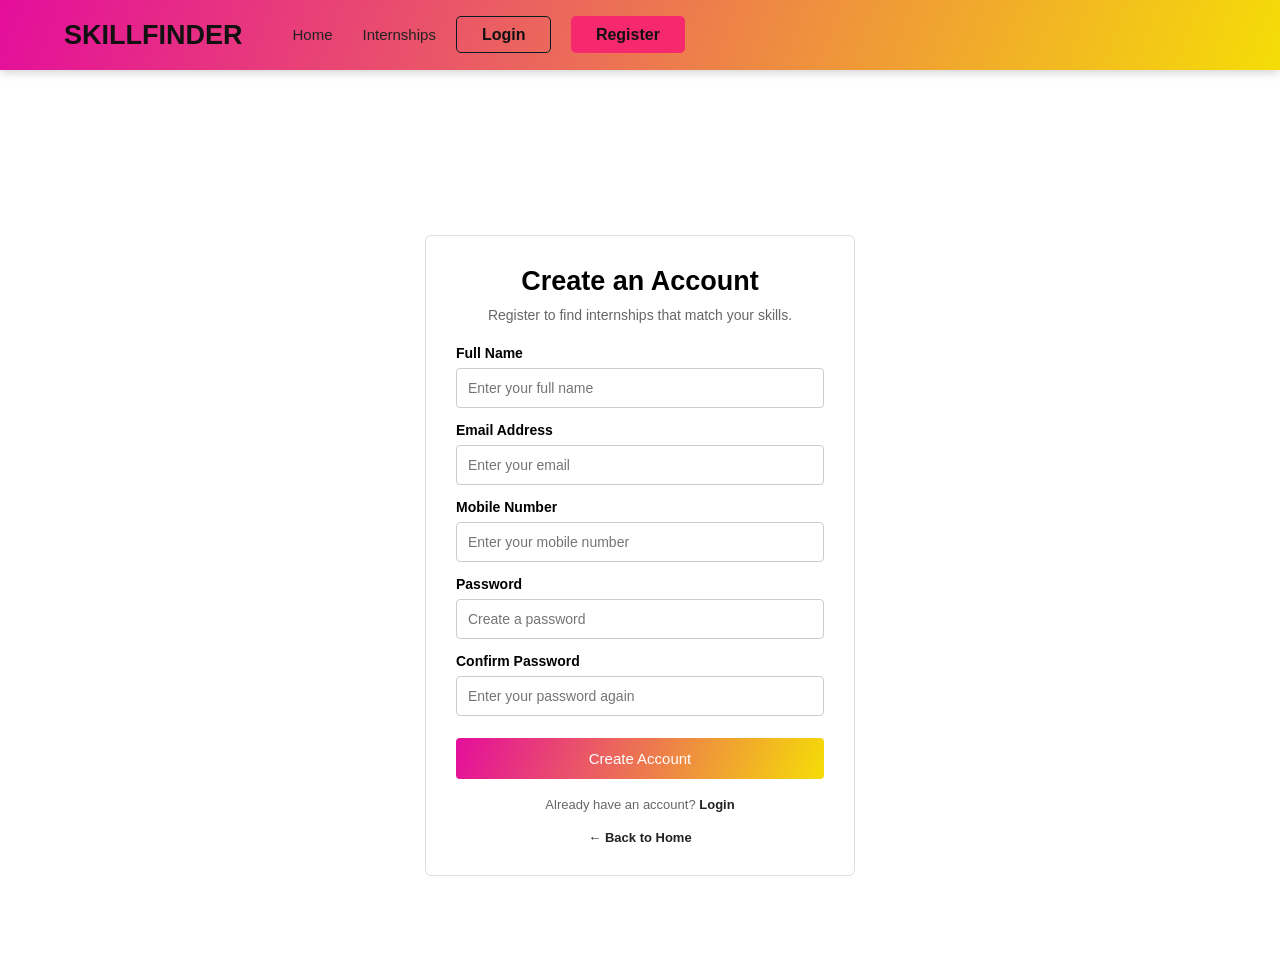
<file: templates/register.html>
<!DOCTYPE html>
<html lang="en">
<head>
    <meta charset="UTF-8">
    <meta name="viewport" content="width=device-width, initial-scale=1.0">
    <title>SkillFinder - Register</title>
    <link rel="stylesheet" href="../static/register.css">
</head>
<body>

<nav class="navbar">

    <a href="./index.html" class="logo">SKILLFINDER</a>

    <ul class="nav-links" id="navLinks">
        <li><a href="index.html">Home</a></li>
        <li><a href="./internship.html">Internships</a></li>
        <!-- <li><a href="skills.html">Skills</a></li> -->
        

        <div class="mobile-menu">
            <a href="login.html">Login</a>
            <a href="register.html">Register</a>
            <!-- <a href="index.html#employers">For Employers</a> -->
        </div>
    </ul>

    <div class="nav-buttons">
        <a href="login.html" class="login">Login</a>
        <a href="register.html" class="register">Register</a>
        <!-- <a href="index.html#employers" class="employer">For Employers</a> -->
    </div>

    <div class="menu" onclick="menuOpen()">☰</div>

</nav>

<section class="register-container">

    <div class="register-card">

        <h2>Create an Account</h2>
        <p>Register to find internships that match your skills.</p>

        <form id="registerForm">

            <label for="name">Full Name</label>
            <input type="text" id="name"
                   placeholder="Enter your full name" required>

            <label for="email">Email Address</label>
            <input type="email" id="email"
                   placeholder="Enter your email" required>

            <label for="phone">Mobile Number</label>
            <input type="tel" id="phone"
                   placeholder="Enter your mobile number"
                   pattern="[0-9]{10}" maxlength="10" required>

            <label for="password">Password</label>
            <input type="password" id="password"
                   placeholder="Create a password"
                   minlength="8" required>

            <label for="confirmPassword">Confirm Password</label>
            <input type="password" id="confirmPassword"
                   placeholder="Enter your password again"
                   minlength="8" required>

            <button type="submit" class="register-submit">
                Create Account
            </button>

            <p class="login-text">
                Already have an account?
                <a href="login.html">Login</a>
            </p>

            <p class="home-text">
                <a href="./index.html">← Back to Home</a>
            </p>

        </form>

    </div>

</section>

<script>

document.getElementById("registerForm").addEventListener("submit", function(event) {
    event.preventDefault();

    var name = document.getElementById("name").value.trim();
    var email = document.getElementById("email").value.trim();
    var phone = document.getElementById("phone").value.trim();
    var password = document.getElementById("password").value;
    var confirmPassword = document.getElementById("confirmPassword").value;

    if (password !== confirmPassword) {
        alert("Passwords do not match.");
        return;
    }

    var user = {
        name: name,
        email: email,
        phone: phone
    };

    localStorage.setItem("skillfinderUser", JSON.stringify(user));

    alert("Registration successful!");

    window.location.href = "profile.html";
});

</script>

</body>
</html>
</file>
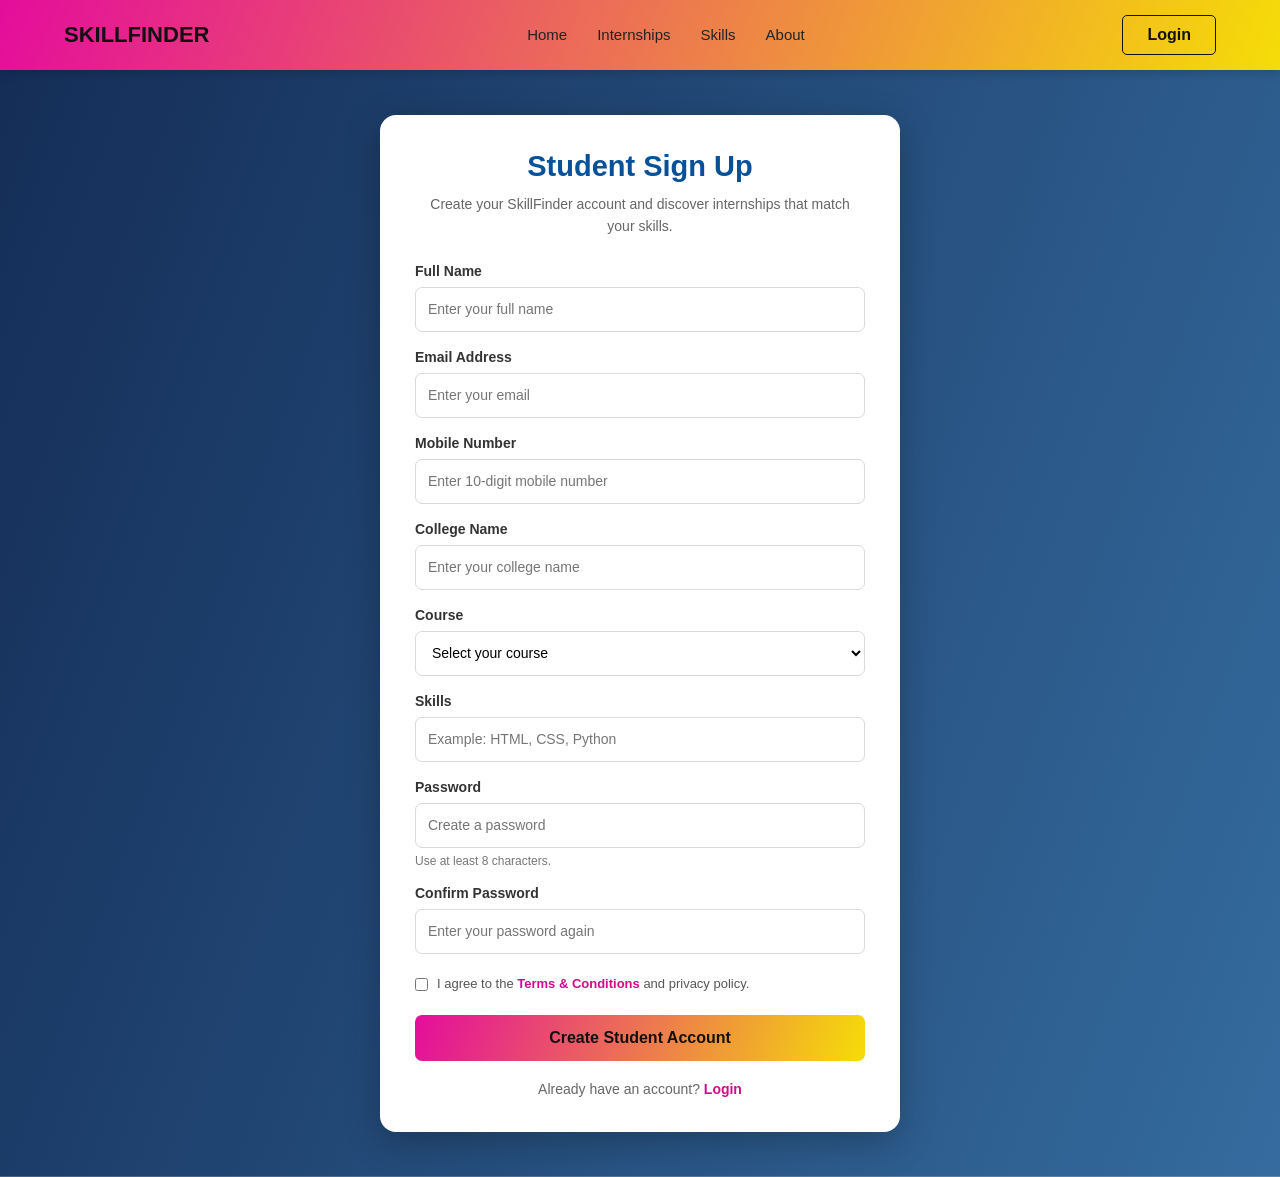
<file: templates/sampleeeee.html>
<!DOCTYPE html>
<html lang="en">
<head>
    <meta charset="UTF-8">
    <meta name="viewport" content="width=device-width, initial-scale=1.0">
    <title>Student Sign Up | SkillFinder</title>

    <style>
        * {
            margin: 0;
            padding: 0;
            box-sizing: border-box;
        }

        body {
            font-family: Arial, sans-serif;
            min-height: 100vh;
            background: #f7f9fc;
            overflow-x: hidden;
        }

        .navbar {
            width: 100%;
            min-height: 70px;
            padding: 0 5%;
            display: flex;
            align-items: center;
            justify-content: space-between;
            background: linear-gradient(110deg, #e40d9c, #f5dd07);
            box-shadow: 0 2px 10px rgba(0, 0, 0, 0.2);
            position: relative;
            z-index: 100;
        }

        .logo {
            font-size: 22px;
            font-weight: bold;
            color: #111;
            text-decoration: none;
        }

        .nav-links {
            display: flex;
            align-items: center;
            gap: 30px;
            list-style: none;
        }

        .nav-links a {
            color: #222;
            text-decoration: none;
            font-size: 15px;
        }

        .nav-links a:hover,
        .nav-links a.active {
            color: white;
        }

        .login {
            padding: 10px 24px;
            border: 1px solid #111;
            border-radius: 5px;
            color: #111;
            text-decoration: none;
            font-weight: bold;
        }

        .menu {
            display: none;
            font-size: 28px;
            cursor: pointer;
            color: #111;
        }

        .mobile-menu {
            display: none;
        }

        .page {
            min-height: calc(100vh - 70px);
            padding: 45px 20px;
            display: flex;
            justify-content: center;
            align-items: center;
            background:
                linear-gradient(
                    110deg,
                    rgba(3, 30, 75, 0.93),
                    rgba(4, 72, 135, 0.80)
                ),
                url("https://images.unsplash.com/photo-1521737711867-e3b97375f902?auto=format&fit=crop&w=1600&q=85");
            background-size: cover;
            background-position: center;
        }

        .signup-card {
            width: 100%;
            max-width: 520px;
            padding: 35px;
            border-radius: 16px;
            background: white;
            box-shadow: 0 10px 35px rgba(0, 0, 0, 0.25);
        }

        .signup-card h1 {
            color: #07519b;
            text-align: center;
            font-size: 29px;
            margin-bottom: 10px;
        }

        .subtitle {
            text-align: center;
            color: #666;
            font-size: 14px;
            line-height: 1.6;
            margin-bottom: 25px;
        }

        .form-group {
            margin-bottom: 17px;
        }

        .form-group label {
            display: block;
            font-size: 14px;
            font-weight: bold;
            color: #333;
            margin-bottom: 8px;
        }

        .form-group input,
        .form-group select {
            width: 100%;
            height: 45px;
            padding: 10px 12px;
            border: 1px solid #d5d9e0;
            border-radius: 7px;
            font-size: 14px;
            outline: none;
            background: white;
        }

        .form-group input:focus,
        .form-group select:focus {
            border-color: #e40d9c;
            box-shadow: 0 0 0 2px rgba(228, 13, 156, 0.1);
        }

        .password-note {
            display: block;
            color: #777;
            font-size: 12px;
            margin-top: 6px;
        }

        .terms {
            display: flex;
            align-items: flex-start;
            gap: 9px;
            font-size: 13px;
            line-height: 1.6;
            color: #555;
            margin: 20px 0;
        }

        .terms input {
            margin-top: 4px;
        }

        .terms a,
        .bottom-text a {
            color: #d20b8d;
            text-decoration: none;
            font-weight: bold;
        }

        .signup-btn {
            width: 100%;
            padding: 14px;
            border: none;
            border-radius: 7px;
            background: linear-gradient(110deg, #e40d9c, #f5dd07);
            color: #111;
            font-size: 16px;
            font-weight: bold;
            cursor: pointer;
            transition: 0.3s;
        }

        .signup-btn:hover {
            transform: translateY(-2px);
            box-shadow: 0 5px 15px rgba(228, 13, 156, 0.2);
        }

        .bottom-text {
            margin-top: 20px;
            text-align: center;
            color: #666;
            font-size: 14px;
        }

        .message {
            margin-top: 15px;
            font-size: 14px;
            text-align: center;
            line-height: 1.5;
        }

        .error {
            color: #d00000;
        }

        .success {
            color: #087a36;
        }

        @media (max-width: 768px) {
            .navbar {
                min-height: 65px;
                padding: 0 18px;
            }

            .logo {
                font-size: 20px;
            }

            .menu {
                display: block;
            }

            .login {
                display: none;
            }

            .nav-links {
                display: none;
                position: absolute;
                top: 100%;
                left: 0;
                width: 100%;
                background: white;
                flex-direction: column;
                align-items: stretch;
                gap: 0;
                padding: 10px 20px;
                box-shadow: 0 5px 12px rgba(0, 0, 0, 0.15);
            }

            .nav-links.active {
                display: flex;
            }

            .nav-links li {
                list-style: none;
                border-bottom: 1px solid #eee;
            }

            .nav-links a {
                display: block;
                padding: 15px;
                text-align: center;
                color: #222;
            }

            .mobile-menu {
                display: block;
            }

            .page {
                padding: 30px 15px;
            }

            .signup-card {
                padding: 25px 20px;
            }

            .signup-card h1 {
                font-size: 25px;
            }
        }

        @media (max-width: 380px) {
            .signup-card {
                padding: 22px 16px;
            }

            .signup-card h1 {
                font-size: 23px;
            }
        }
    </style>
</head>

<body>

    <nav class="navbar">
        <a href="index.html" class="logo">SKILLFINDER</a>

        <ul class="nav-links" id="navLinks">
            <li><a href="index.html">Home</a></li>
            <li><a href="internships.html">Internships</a></li>
            <li><a href="skills.html">Skills</a></li>
            <li><a href="about.html">About</a></li>
            <li class="mobile-menu">
                <a href="login.html">Already have an account? Login</a>
            </li>
        </ul>

        <a href="login.html" class="login">Login</a>

        <div class="menu" id="menuToggle"
             role="button" tabindex="0"
             aria-label="Open navigation menu"
             aria-expanded="false">☰</div>
    </nav>

    <main class="page">

        <section class="signup-card">
            <h1>Student Sign Up</h1>

            <p class="subtitle">
                Create your SkillFinder account and discover internships
                that match your skills.
            </p>

            <form id="signupForm">

                <div class="form-group">
                    <label for="fullName">Full Name</label>
                    <input type="text" id="fullName"
                           name="fullName"
                           placeholder="Enter your full name"
                           autocomplete="name"
                           required>
                </div>

                <div class="form-group">
                    <label for="email">Email Address</label>
                    <input type="email" id="email"
                           name="email"
                           placeholder="Enter your email"
                           autocomplete="email"
                           required>
                </div>

                <div class="form-group">
                    <label for="phone">Mobile Number</label>
                    <input type="tel" id="phone"
                           name="phone"
                           placeholder="Enter 10-digit mobile number"
                           inputmode="numeric"
                           pattern="[6-9][0-9]{9}"
                           maxlength="10"
                           autocomplete="tel-national"
                           required>
                </div>

                <div class="form-group">
                    <label for="college">College Name</label>
                    <input type="text" id="college"
                           name="college"
                           placeholder="Enter your college name"
                           required>
                </div>

                <div class="form-group">
                    <label for="course">Course</label>
                    <select id="course" name="course" required>
                        <option value="">Select your course</option>
                        <option value="B.Sc Computer Science">B.Sc Computer Science</option>
                        <option value="BCA">BCA</option>
                        <option value="B.E / B.Tech">B.E / B.Tech</option>
                        <option value="B.Com">B.Com</option>
                        <option value="B.A">B.A</option>
                        <option value="MCA">MCA</option>
                        <option value="MBA">MBA</option>
                        <option value="Diploma">Diploma</option>
                        <option value="Other">Other</option>
                    </select>
                </div>

                <div class="form-group">
                    <label for="skills">Skills</label>
                    <input type="text" id="skills"
                           name="skills"
                           placeholder="Example: HTML, CSS, Python"
                           required>
                </div>

                <div class="form-group">
                    <label for="password">Password</label>
                    <input type="password" id="password"
                           name="password"
                           placeholder="Create a password"
                           minlength="8"
                           autocomplete="new-password"
                           required>
                    <span class="password-note">
                        Use at least 8 characters.
                    </span>
                </div>

                <div class="form-group">
                    <label for="confirmPassword">Confirm Password</label>
                    <input type="password" id="confirmPassword"
                           name="confirmPassword"
                           placeholder="Enter your password again"
                           minlength="8"
                           autocomplete="new-password"
                           required>
                </div>

                <label class="terms">
                    <input type="checkbox" id="agree" required>
                    <span>
                        I agree to the
                        <a href="terms.html">Terms &amp; Conditions</a>
                        and privacy policy.
                    </span>
                </label>

                <button type="submit" class="signup-btn">
                    Create Student Account
                </button>

                <p id="message" class="message" role="status"
                   aria-live="polite"></p>

            </form>

            <p class="bottom-text">
                Already have an account?
                <a href="login.html">Login</a>
            </p>
        </section>

    </main>

    <script>
        const menuToggle = document.getElementById("menuToggle");
        const navLinks = document.getElementById("navLinks");

        function menuOpen() {
            const isOpen = navLinks.classList.toggle("active");

            menuToggle.textContent = isOpen ? "✕" : "☰";
            menuToggle.setAttribute("aria-expanded", String(isOpen));
            menuToggle.setAttribute(
                "aria-label",
                isOpen ? "Close navigation menu" : "Open navigation menu"
            );
        }

        menuToggle.addEventListener("click", menuOpen);

        menuToggle.addEventListener("keydown", function(event) {
            if (event.key === "Enter" || event.key === " ") {
                event.preventDefault();
                menuOpen();
            }
        });

        navLinks.querySelectorAll("a").forEach(function(link) {
            link.addEventListener("click", function() {
                navLinks.classList.remove("active");
                menuToggle.textContent = "☰";
                menuToggle.setAttribute("aria-expanded", "false");
            });
        });

        const signupForm = document.getElementById("signupForm");
        const message = document.getElementById("message");

        signupForm.addEventListener("submit", function(event) {
            event.preventDefault();

            const password = document.getElementById("password").value;
            const confirmPassword =
                document.getElementById("confirmPassword").value;

            if (password.length < 8) {
                message.textContent =
                    "Password must contain at least 8 characters.";
                message.className = "message error";
                return;
            }

            if (password !== confirmPassword) {
                message.textContent = "Passwords do not match.";
                message.className = "message error";
                return;
            }

            message.textContent =
                "Form validated. Connect your backend to create your account.";
            message.className = "message success";
        });
    </script>

</body>
</html>
</file>
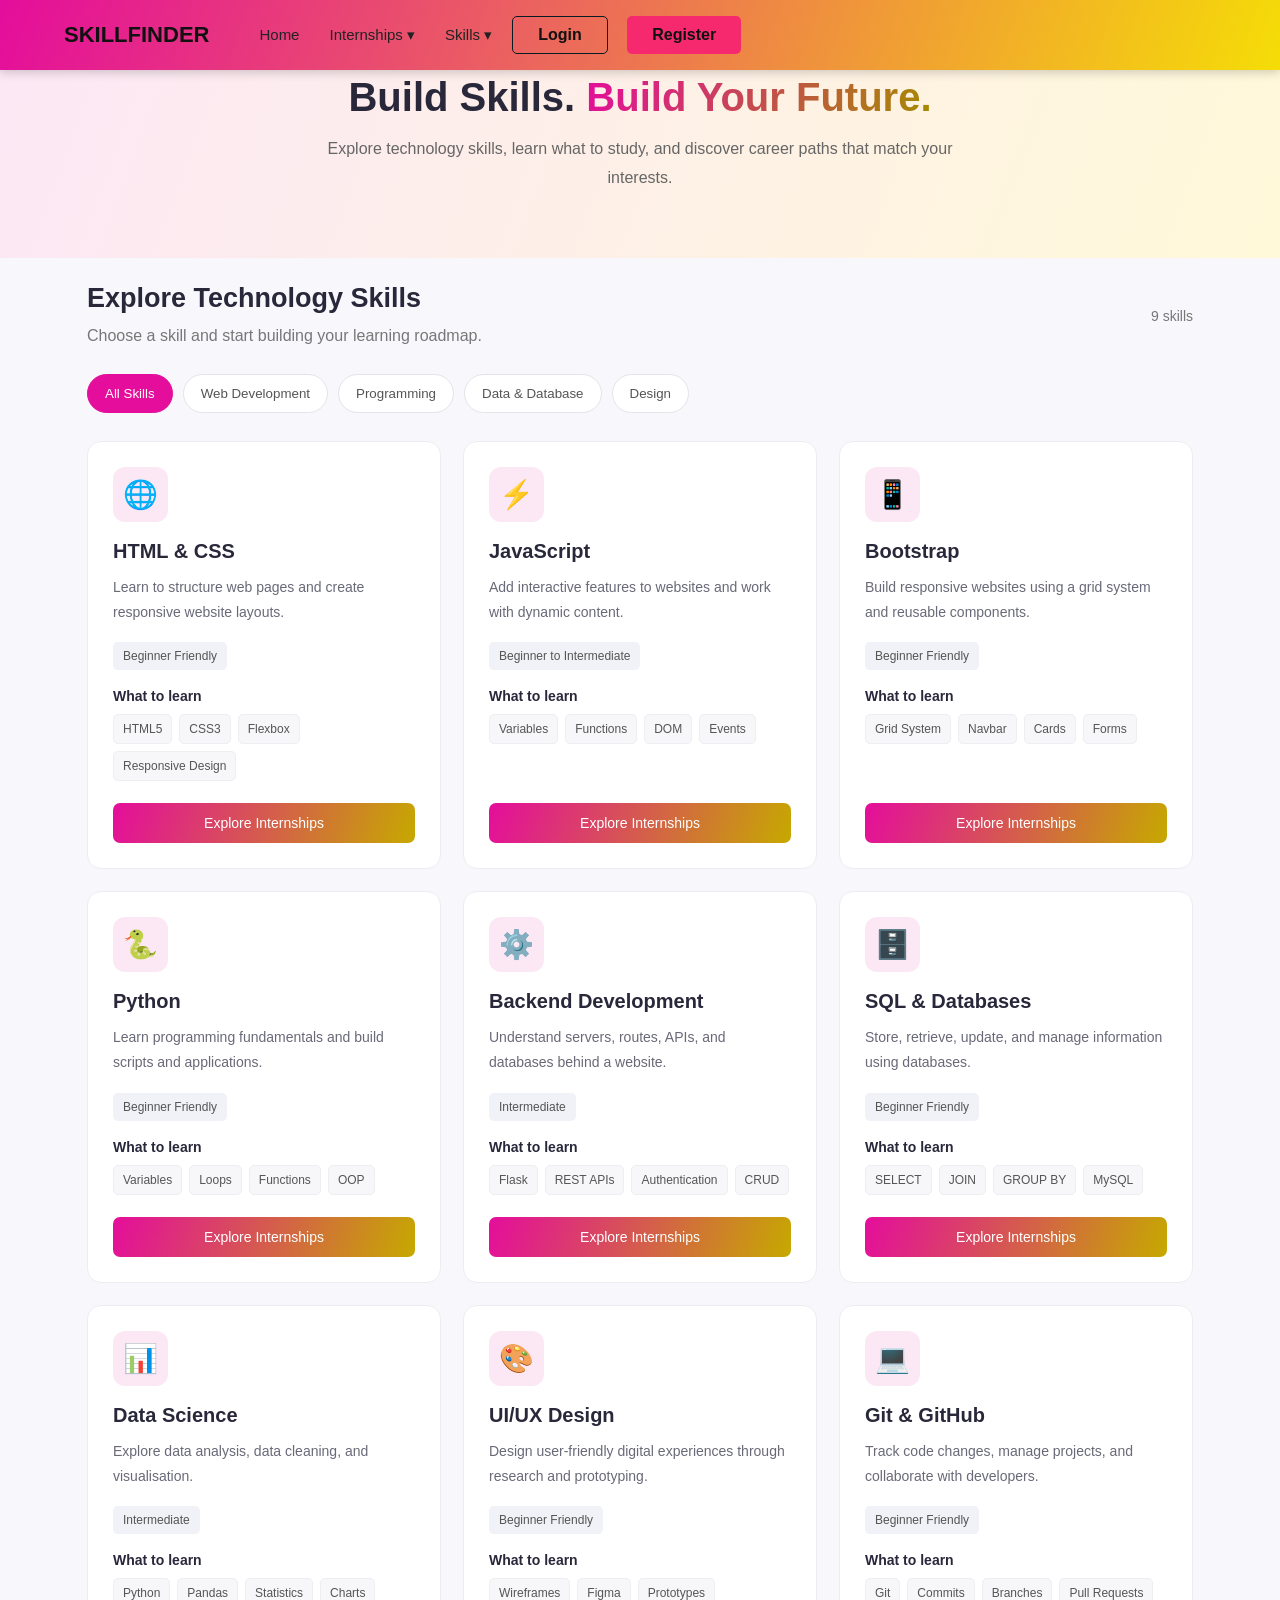
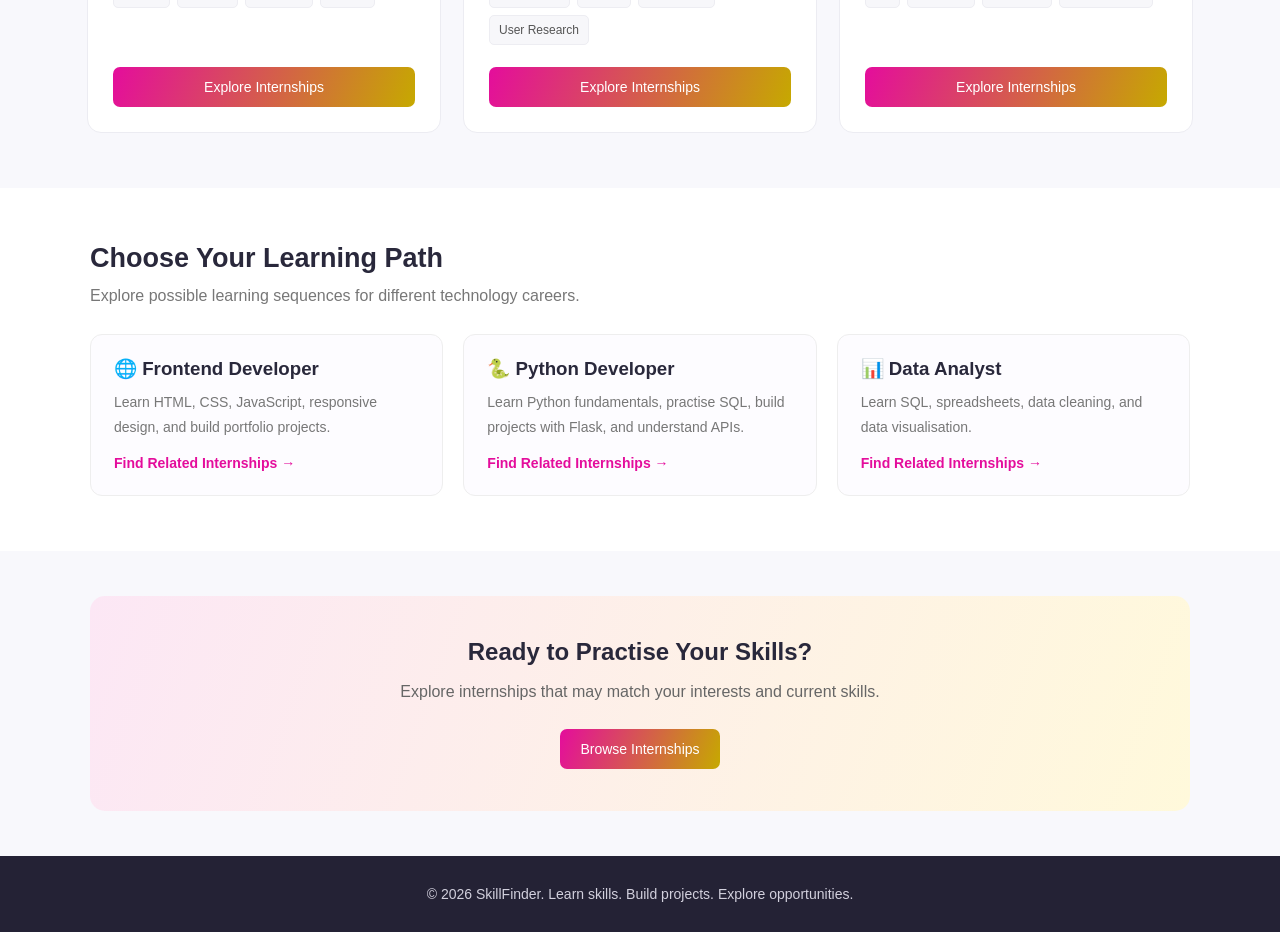
<file: templates/skills.html>
<!DOCTYPE html>
<html lang="en">
<head>
<meta charset="UTF-8">
<meta name="viewport" content="width=device-width, initial-scale=1.0">
<title>SkillFinder - Skills</title>

<style>
* {
    margin: 0;
    padding: 0;
    box-sizing: border-box;
}

html, body {
    width: 100%;
    overflow-x: hidden;
}

body {
    font-family: Arial, sans-serif;
    background: #f8f8fc;
    color: #29283b;
    
}

/* Navbar */
     .navbar {
            width: 100%;
            min-height: 70px;
            display: flex;
            align-items: center;
            padding: 0 5%;
            background: linear-gradient(110deg, #e40d9c, #f5dd07);
            box-shadow: 0 2px 10px rgba(0, 0, 0, 0.2);
            position: fixed;
            z-index: 1000;
            top: 0;
            left: 0;
        }

        .logo {
            font-size: 22px;
            font-weight: bold;
            color: #111;
            text-decoration: none;
            margin-right: 50px;
            white-space: nowrap;
        }

        .nav-links {
            display: flex;
            align-items: center;
            gap: 30px;
            list-style: none;
        }

        .nav-links a {
            text-decoration: none;
            color: #222;
            font-size: 15px;
            font-weight: 500;
            transition: 0.3s;
        }

        .nav-links a:hover {
            color: white;
        }

        .nav-links a.active {
            color: white;
        }

        .login,
        .register {
            display: inline-block;
            padding: 9px 25px;
            border-radius: 5px;
            text-decoration: none;
            font-weight: bold;
            white-space: nowrap;
        }

      .login{
    margin-left:20px;
    padding:9px 25px;
    border:1px solid #071b24;
    border-radius:5px;
    color:#111;
    text-decoration:none;
    font-weight:bold;
}

.register{
    margin-left:15px;
    padding:10px 25px;
    background:#f7296e;
    color:#111;
    border-radius:5px;
    text-decoration:none;
    font-weight:bold;
}
        .menu {
            display: none;
            font-size: 28px;
            cursor: pointer;
            color: #111;
            padding: 5px;
            line-height: 1;
        }

        .mobile-menu {
            display: none;
        }


/* Hero */
.hero {
    margin-top: 10px;
    text-align: center;
    padding: 65px 20px;
    background: linear-gradient(110deg, #fce7f5, #fff9d9);
}

.hero h1 {
    font-size: 40px;
    margin-bottom: 15px;
}

.hero h1 span {
    background: linear-gradient(110deg, #e40d9c, #a58b00);
    color: transparent;
    background-clip: text;
    -webkit-background-clip: text;
}

.hero p {
    max-width: 650px;
    margin: auto;
    color: #666;
    line-height: 1.8;
}

/* Skills section */
.section {
    max-width: 1150px;
    margin: auto;
    padding: 25px 22px 55px;
}

.section-heading {
    display: flex;
    justify-content: space-between;
    align-items: center;
    gap: 15px;
    margin-bottom: 25px;
}

.section-heading h2,
.career-content h2 {
    font-size: 27px;
}

.section-heading p,
.career-content > p {
    color: #777;
    margin-top: 8px;
    line-height: 1.7;
}

.skill-count {
    color: #777;
    font-size: 14px;
}

.category-list {
    display: flex;
    flex-wrap: wrap;
    gap: 10px;
    margin-bottom: 28px;
}

.category-btn {
    border: 1px solid #e3e3e9;
    background: white;
    padding: 11px 17px;
    border-radius: 25px;
    cursor: pointer;
    color: #555;
}

.category-btn.active,
.category-btn:hover {
    background: #e40d9c;
    color: white;
    border-color: #e40d9c;
}

.skills-grid {
    display: grid;
    grid-template-columns: repeat(3, minmax(0, 1fr));
    gap: 22px;
}

.skill-card {
    background: white;
    border: 1px solid #ececf2;
    border-radius: 14px;
    padding: 25px;
    display: flex;
    flex-direction: column;
    min-width: 0;
    transition: 0.25s;
}

.skill-card:hover {
    transform: translateY(-4px);
    box-shadow: 0 10px 25px #0000000c;
}

.skill-icon {
    display: flex;
    align-items: center;
    justify-content: center;
    width: 55px;
    height: 55px;
    border-radius: 12px;
    background: #fce7f5;
    font-size: 28px;
    margin-bottom: 18px;
}

.skill-card h3 {
    font-size: 20px;
    margin-bottom: 12px;
}

.skill-card p {
    font-size: 14px;
    color: #696978;
    line-height: 1.8;
    margin-bottom: 17px;
}

.level {
    width: fit-content;
    padding: 7px 10px;
    border-radius: 5px;
    background: #f1f1f8;
    color: #555;
    font-size: 12px;
    margin-bottom: 18px;
}

.learn-title {
    font-size: 14px;
    font-weight: bold;
    margin-bottom: 10px;
}

.topics {
    display: flex;
    flex-wrap: wrap;
    gap: 7px;
    margin-bottom: 22px;
}

.topics span {
    background: #f7f7fa;
    border: 1px solid #ededf2;
    border-radius: 5px;
    padding: 7px 9px;
    font-size: 12px;
    color: #555;
}

.skill-link,
.cta a {
    display: block;
    text-align: center;
    margin-top: auto;
    font-size: 14px;
    background: linear-gradient(110deg, #e40d9c, #c6a900);
    color: white;
    padding: 12px 20px;
    border-radius: 7px;
    text-decoration: none;
}

.empty-state {
    display: none;
    grid-column: 1 / -1;
    text-align: center;
    padding: 45px 15px;
    color: #777;
}

/* Career paths */
.career-section {
    background: white;
    padding: 55px 22px;
}

.career-content {
    max-width: 1100px;
    margin: auto;
}

.career-grid {
    display: grid;
    grid-template-columns: repeat(3, minmax(0, 1fr));
    gap: 20px;
    margin-top: 25px;
}

.career-item {
    padding: 23px;
    border: 1px solid #eee;
    border-radius: 12px;
    background: #fdfcff;
}

.career-item h3 {
    margin-bottom: 10px;
}

.career-item p {
    color: #777;
    font-size: 14px;
    line-height: 1.8;
}

.career-item a {
    display: inline-block;
    margin-top: 15px;
    text-decoration: none;
    color: #e40d9c;
    font-weight: bold;
    font-size: 14px;
}

/* Call to action */
.cta {
    margin: 45px auto;
    max-width: 1100px;
    padding: 42px 25px;
    text-align: center;
    border-radius: 15px;
    background: linear-gradient(110deg, #fce7f5, #fff9db);
}

.cta h2 {
    margin-bottom: 12px;
}

.cta p {
    color: #666;
    line-height: 1.8;
    margin-bottom: 22px;
}

.cta a {
    display: inline-block;
    margin-top: 0;
}

footer {
    background: #242235;
    color: #d2d0dd;
    padding: 30px 20px;
    text-align: center;
    font-size: 14px;
}

/* Tablet */
@media (max-width: 900px) {
    .logo {
        margin-right: 25px;
        font-size: 23px;
    }

    .nav-links {
        gap: 18px;
    }

    .login {
        margin-left: 10px;
        padding: 9px 16px;
    }

    .register {
        margin-left: 8px;
        padding: 10px 16px;
    }

    .skills-grid,
    .career-grid {
        grid-template-columns: repeat(2, minmax(0, 1fr));
    }
}

/* Mobile navbar */
@media (max-width: 768px) {
    .navbar {
        height: 60px;
        padding: 0 15px;
        justify-content: space-between;
    }

    .logo {
        font-size: 20px;
        margin: 0;
    }

    .nav-buttons {
        display: none;
    }

    .menu {
        display: flex;
        align-items: center;
        justify-content: center;
        padding: 0;
    }

    .nav-links {
        display: none;
        position: absolute;
        top: 60px;
        left: 0;
        width: 100%;
        background: white;
        flex-direction: column;
        align-items: stretch;
        gap: 0;
        padding: 0;
        margin: 0;
        box-shadow: 0 5px 12px rgba(0,0,0,0.12);
    }

    .nav-links.active {
        display: flex;
    }

    .nav-links li {
        width: 100%;
        text-align: center;
        border-bottom: 1px solid #ddd;
    }

    .nav-links li > a {
        display: block;
        width: 100%;
        padding: 14px 10px;
        color: #333;
        font-size: 14px;
    }

    .nav-links li > a:hover {
        background: #f5f5f5;
        color: #e40d9c;
    }

    .nav-links .mobile-menu {
        display: flex;
        flex-direction: column;
        gap: 9px;
        padding: 12px 18px 15px;
        border-bottom: none;
    }

    .mobile-menu a {
        border-radius: 6px;
        padding: 13px;
    }

    .mobile-menu .mobile-login {
        border: 1px solid #071b24;
        color: #071b24;
    }

    .mobile-menu .mobile-register {
        background: #f7296e;
        color: #111;
    }

    .hero {
        padding: 48px 18px;
    }

    .hero h1 {
        font-size: 32px;
    }

    .section {
        padding: 25px 16px 45px;
    }

    .career-section {
        padding: 40px 16px;
    }

    .cta {
        margin: 30px 16px;
        padding: 32px 18px;
    }
}

/* Small mobile */
@media (max-width: 550px) {
    .skills-grid,
    .career-grid {
        grid-template-columns: 1fr;
    }

    .hero h1 {
        font-size: 29px;
    }

    .section-heading {
        align-items: flex-start;
        flex-direction: column;
    }

    .section-heading h2,
    .career-content h2 {
        font-size: 24px;
    }

    .category-btn {
        padding: 9px 12px;
        font-size: 13px;
    }

    .cta h2 {
        font-size: 23px;
    }

    .skill-card {
        padding: 22px;
    }
}

</style>
</head>

<body>

<nav class="navbar">
    <a href="index.html" class="logo">SKILLFINDER</a>

    <ul class="nav-links" id="navLinks">
        <li><a href="index.html">Home</a></li>
        <li><a href="internship.html">Internships ▾</a></li>
        <li><a href="skills.html">Skills ▾</a></li>
       

        <li class="mobile-menu">
            <a href="login.html" class="mobile-login">Login</a>
            <a href="register.html" class="mobile-register">Register</a>
        </li>
    </ul>

    <div class="nav-buttons">
        <a href="login.html" class="login">Login</a>
        <a href="register.html" class="register">Register</a>
    </div>

    <button class="menu" id="menuToggle" type="button"
            onclick="menuOpen()" aria-label="Toggle menu"
            aria-expanded="false">
        ☰
    </button>
</nav>

<header class="hero">
    <h1>Build Skills. <span>Build Your Future.</span></h1>
    <p>
        Explore technology skills, learn what to study,
        and discover career paths that match your interests.
    </p>
</header>

<main>
<section class="section">
    <div class="section-heading">
        <div>
            <h2>Explore Technology Skills</h2>
            <p>Choose a skill and start building your learning roadmap.</p>
        </div>
        <span class="skill-count" id="skillCount">9 skills</span>
    </div>

    <div class="category-list">
        <button class="category-btn active" data-category="all">All Skills</button>
        <button class="category-btn" data-category="web">Web Development</button>
        <button class="category-btn" data-category="programming">Programming</button>
        <button class="category-btn" data-category="data">Data &amp; Database</button>
        <button class="category-btn" data-category="design">Design</button>
    </div>

    <div class="skills-grid" id="skillsGrid">

        <article class="skill-card" data-category="web" data-search="html css web development frontend website">
            <div class="skill-icon">🌐</div>
            <h3>HTML &amp; CSS</h3>
            <p>Learn to structure web pages and create responsive website layouts.</p>
            <span class="level">Beginner Friendly</span>
            <div class="learn-title">What to learn</div>
            <div class="topics"><span>HTML5</span><span>CSS3</span><span>Flexbox</span><span>Responsive Design</span></div>
            <a href="internship.html" class="skill-link">Explore Internships</a>
        </article>

        <article class="skill-card" data-category="web" data-search="javascript frontend web programming dom events">
            <div class="skill-icon">⚡</div>
            <h3>JavaScript</h3>
            <p>Add interactive features to websites and work with dynamic content.</p>
            <span class="level">Beginner to Intermediate</span>
            <div class="learn-title">What to learn</div>
            <div class="topics"><span>Variables</span><span>Functions</span><span>DOM</span><span>Events</span></div>
            <a href="internship.html" class="skill-link">Explore Internships</a>
        </article>

        <article class="skill-card" data-category="web" data-search="bootstrap responsive frontend css framework">
            <div class="skill-icon">📱</div>
            <h3>Bootstrap</h3>
            <p>Build responsive websites using a grid system and reusable components.</p>
            <span class="level">Beginner Friendly</span>
            <div class="learn-title">What to learn</div>
            <div class="topics"><span>Grid System</span><span>Navbar</span><span>Cards</span><span>Forms</span></div>
            <a href="internship.html" class="skill-link">Explore Internships</a>
        </article>

        <article class="skill-card" data-category="programming" data-search="python programming backend automation">
            <div class="skill-icon">🐍</div>
            <h3>Python</h3>
            <p>Learn programming fundamentals and build scripts and applications.</p>
            <span class="level">Beginner Friendly</span>
            <div class="learn-title">What to learn</div>
            <div class="topics"><span>Variables</span><span>Loops</span><span>Functions</span><span>OOP</span></div>
            <a href="internship.html" class="skill-link">Explore Internships</a>
        </article>

        <article class="skill-card" data-category="programming" data-search="flask python backend api web development">
            <div class="skill-icon">⚙️</div>
            <h3>Backend Development</h3>
            <p>Understand servers, routes, APIs, and databases behind a website.</p>
            <span class="level">Intermediate</span>
            <div class="learn-title">What to learn</div>
            <div class="topics"><span>Flask</span><span>REST APIs</span><span>Authentication</span><span>CRUD</span></div>
            <a href="internship.html" class="skill-link">Explore Internships</a>
        </article>

        <article class="skill-card" data-category="data" data-search="sql mysql database queries data">
            <div class="skill-icon">🗄️</div>
            <h3>SQL &amp; Databases</h3>
            <p>Store, retrieve, update, and manage information using databases.</p>
            <span class="level">Beginner Friendly</span>
            <div class="learn-title">What to learn</div>
            <div class="topics"><span>SELECT</span><span>JOIN</span><span>GROUP BY</span><span>MySQL</span></div>
            <a href="internship.html" class="skill-link">Explore Internships</a>
        </article>

        <article class="skill-card" data-category="data" data-search="data science analytics python pandas visualization">
            <div class="skill-icon">📊</div>
            <h3>Data Science</h3>
            <p>Explore data analysis, data cleaning, and visualisation.</p>
            <span class="level">Intermediate</span>
            <div class="learn-title">What to learn</div>
            <div class="topics"><span>Python</span><span>Pandas</span><span>Statistics</span><span>Charts</span></div>
            <a href="internship.html" class="skill-link">Explore Internships</a>
        </article>

        <article class="skill-card" data-category="design" data-search="ui ux design user interface experience figma">
            <div class="skill-icon">🎨</div>
            <h3>UI/UX Design</h3>
            <p>Design user-friendly digital experiences through research and prototyping.</p>
            <span class="level">Beginner Friendly</span>
            <div class="learn-title">What to learn</div>
            <div class="topics"><span>Wireframes</span><span>Figma</span><span>Prototypes</span><span>User Research</span></div>
            <a href="internship.html" class="skill-link">Explore Internships</a>
        </article>

        <article class="skill-card" data-category="programming" data-search="git github version control collaboration code">
            <div class="skill-icon">💻</div>
            <h3>Git &amp; GitHub</h3>
            <p>Track code changes, manage projects, and collaborate with developers.</p>
            <span class="level">Beginner Friendly</span>
            <div class="learn-title">What to learn</div>
            <div class="topics"><span>Git</span><span>Commits</span><span>Branches</span><span>Pull Requests</span></div>
            <a href="internship.html" class="skill-link">Explore Internships</a>
        </article>

        <div class="empty-state" id="emptyState">
            <h3>No matching skills found</h3>
            <p>Try another keyword or choose a different category.</p>
        </div>
    </div>
</section>

<section class="career-section">
    <div class="career-content">
        <h2>Choose Your Learning Path</h2>
        <p>Explore possible learning sequences for different technology careers.</p>

        <div class="career-grid">
            <div class="career-item">
                <h3>🌐 Frontend Developer</h3>
                <p>Learn HTML, CSS, JavaScript, responsive design, and build portfolio projects.</p>
                <a href="internship.html">Find Related Internships →</a>
            </div>
            <div class="career-item">
                <h3>🐍 Python Developer</h3>
                <p>Learn Python fundamentals, practise SQL, build projects with Flask, and understand APIs.</p>
                <a href="internship.html">Find Related Internships →</a>
            </div>
            <div class="career-item">
                <h3>📊 Data Analyst</h3>
                <p>Learn SQL, spreadsheets, data cleaning, and data visualisation.</p>
                <a href="internship.html">Find Related Internships →</a>
            </div>
        </div>
    </div>
</section>

<section class="cta">
    <h2>Ready to Practise Your Skills?</h2>
    <p>Explore internships that may match your interests and current skills.</p>
    <a href="internship.html">Browse Internships</a>
</section>
</main>

<footer>
    <p>© 2026 SkillFinder. Learn skills. Build projects. Explore opportunities.</p>
</footer>

<script>
const menuToggle = document.getElementById("menuToggle");
const navLinks = document.getElementById("navLinks");

function menuOpen() {
    navLinks.classList.toggle("active");

    const isOpen = navLinks.classList.contains("active");
    menuToggle.textContent = isOpen ? "✕" : "☰";
    menuToggle.setAttribute("aria-expanded", isOpen);
}

navLinks.querySelectorAll("a").forEach(function(link) {
    link.addEventListener("click", function() {
        navLinks.classList.remove("active");
        menuToggle.textContent = "☰";
        menuToggle.setAttribute("aria-expanded", "false");
    });
});

const searchInput = document.getElementById("skillSearch");
const searchButton = document.getElementById("searchButton");
const categoryButtons = document.querySelectorAll(".category-btn");
const skillCards = document.querySelectorAll(".skill-card");
const skillCount = document.getElementById("skillCount");
const emptyState = document.getElementById("emptyState");

let selectedCategory = "all";

function filterSkills() {
    const keyword = searchInput
        ? searchInput.value.toLowerCase().trim()
        : "";

    let visibleCount = 0;

    skillCards.forEach(function(card) {
        const searchableText =
            (card.dataset.search + " " + card.innerText).toLowerCase();

        const matchesCategory =
            selectedCategory === "all" ||
            card.dataset.category === selectedCategory;

        const matchesSearch = searchableText.includes(keyword);
        const isVisible = matchesCategory && matchesSearch;

        card.style.display = isVisible ? "flex" : "none";

        if (isVisible) {
            visibleCount++;
        }
    });

    skillCount.textContent = visibleCount + " skills";
    emptyState.style.display = visibleCount === 0 ? "block" : "none";
}

categoryButtons.forEach(function(button) {
    button.addEventListener("click", function() {
        categoryButtons.forEach(function(item) {
            item.classList.remove("active");
        });

        button.classList.add("active");
        selectedCategory = button.dataset.category;
        filterSkills();
    });
});

if (searchInput) {
    searchInput.addEventListener("input", filterSkills);

    searchInput.addEventListener("keydown", function(event) {
        if (event.key === "Enter") {
            filterSkills();
        }
    });
}

if (searchButton) {
    searchButton.addEventListener("click", filterSkills);
}

filterSkills();
</script>

</body>
</html>
</file>
<file: static/login.css>
* {
    margin: 0;
    padding: 0;
    box-sizing: border-box;
}
html,
body{
    font-family:Arial,sans-serif;
    width:100%;
    overflow-x:hidden;
    padding-top: 70px;
}

.navbar{
    width:100%;
    height:70px;
    display:flex;
    align-items:center;
    padding:0 5%;
    background:linear-gradient(110deg,#e40d9c,#f5dd07);
    box-shadow:0 2px 10px rgba(0,0,0,0.2);
    position:fixed;
    z-index:1000;
    text-decoration: none;
    top:0;
    left:0;
   
}

.logo{
    font-size:27px;
    font-weight:bold;
    color:#111;
    margin-right:50px;
    text-decoration: none;
}

.nav-links{
    display:flex;
    align-items:center;
    gap:30px;
    list-style:none;
}

.nav-links a{
    text-decoration:none;
    color:#222;
    font-size:15px;
    font-weight:500;
}

.nav-links a:hover{
    color:#e40d9c;
}

.search{
    margin-left:auto;
    width:125px;
    height:38px;
    border:1px solid #333;
    border-radius:20px;
    display:flex;
    align-items:center;
    justify-content:center;
    color:#111;
}

.login{
    margin-left:20px;
    padding:9px 25px;
    border:1px solid #071b24;
    border-radius:5px;
    color:#111;
    text-decoration:none;
    font-weight:bold;
}

.register{
    margin-left:15px;
    padding:10px 25px;
    background:#f7296e;
    color:#111;
    border-radius:5px;
    text-decoration:none;
    font-weight:bold;
}

.employer{
    margin-left:30px;
    color:#111;
    text-decoration:none;
    font-size:14px;
    font-weight:bold;
}

.menu{
    display:none;
    font-size:28px;
    cursor:pointer;
}

.mobile-menu{
    display:none;
    font-size:300px;
}


.login-container {
    min-height: calc(100vh - 75px);
    padding: 40px 20px;
    display: flex;
    align-items: center;
    justify-content: center;
}

.login-card {
    width: 100%;
    max-width: 430px;
    padding: 35px;
    background: rgba(255, 255, 255, 0.96);
    border-radius: 12px;
    box-shadow: 0 8px 30px rgba(0, 0, 0, 0.18);
}

.login-heading {
    text-align: center;
    margin-bottom: 28px;
}

.login-heading h1 {
    font-size: 28px;
    margin-bottom: 10px;
    color: #222;
}

.login-heading p {
    color: #666;
    font-size: 14px;
    line-height: 1.6;
}

#loginForm {
    display: flex;
    flex-direction: column;
}

#loginForm > label {
    font-size: 14px;
    font-weight: bold;
    margin-bottom: 8px;
}

#loginForm > input {
    width: 100%;
    padding: 13px;
    border: 1px solid #ccc;
    border-radius: 6px;
    margin-bottom: 20px;
    font-size: 14px;
    outline: none;
}

#loginForm > input:focus {
    border-color: #e40d9c;
}

.login-options {
    display: flex;
    align-items: center;
    justify-content: space-between;
    gap: 10px;
    margin-bottom: 22px;
    font-size: 13px;
}

.remember {
    display: flex;
    align-items: center;
    gap: 6px;
}

.login-options a,
.register-text a {
    color: #d20b8d;
    text-decoration: none;
    font-weight: bold;
}

.login-submit {
    width: 100%;
    padding: 13px;
    border: none;
    border-radius: 6px;
    background: linear-gradient(110deg, #e40d9c, #f5dd07);
    color: #222;
    font-size: 16px;
    font-weight: bold;
    cursor: pointer;
}

.login-submit:hover {
   background: #e73636;
}

.register-text {
    margin-top: 22px;
    text-align: center;
    font-size: 13px;
    line-height: 1.6;
}

.login-footer {
    border-top: 1px solid #eee;
    margin-top: 25px;
    padding-top: 18px;
    text-align: center;
    color: #666;
    font-size: 12px;
}


@media (max-width: 768px) {
    .navbar {
        height: 60px;
        padding: 0 15px;
        display: flex;
        align-items: center;
        justify-content: space-between;
        flex-wrap: nowrap;
    }

    .logo {
        font-size: 20px;
        color: #111;
        margin: 0;
    }

    .menu {
        display: flex;
        align-items: center;
        justify-content: center;
        border: none;
        background: transparent;
        color: #111;
        font-size: 28px;
        cursor: pointer;
    }

    .nav-links {
        display: none;
        position: absolute;
        top: 60px;
        left: 0;
        width: 100%;
        padding: 0;
        margin: 0;
        background: #fff;
        flex-direction: column;
        align-items: stretch;
        gap: 0;
        box-shadow: 0 5px 12px rgba(0, 0, 0, 0.12);
        z-index: 9999;
    }

    .nav-links.active {
        display: flex;
    }

    .nav-links li {
        display: block;
        width: 100%;
        text-align: center;
        border-bottom: 1px solid #ddd;
    }

    .nav-links li a {
        display: block;
        width: 100%;
        padding: 14px 10px;
        color: #333;
        text-decoration: none;
        font-size: 14px;
    }

    .nav-links li a:hover {
        background: #f5f5f5;
        color: #e40d9c;
    }

    .nav-buttons {
        display: none;
    }

    .mobile-menu {
        display: flex;
        flex-direction: column;
        width: 100%;
        padding: 10px 18px 15px;
        gap: 9px;
    }

    .mobile-menu a {
        display: block;
        width: 100%;
        padding: 13px;
        text-align: center;
        text-decoration: none;
        border-radius: 6px;
        font-size: 14px;
    }

    .mobile-login {
        border: 1px solid #071b24;
        color: #071b24;
    }

    .mobile-register {
        background: #f7296e;
        color: #111;
    }

    .mobile-employer {
        background: #f5dd07;
        color: #111;
    }
}
</file>
<file: static/register.css>
* {
    margin: 0;
    padding: 0;
    box-sizing: border-box;
}
html,
body{
    font-family:Arial,sans-serif;
    width:100%;
    overflow-x:hidden;
    padding-top: 70px;

}
.navbar{
    width:100%;
    height:70px;
    display:flex;
    align-items:center;
    padding:0 5%;
    background:linear-gradient(110deg,#e40d9c,#f5dd07);
    box-shadow:0 2px 10px rgba(0,0,0,0.2);
    position:fixed;
    z-index:1000;
    text-decoration: none;
    text-align:center;
    top:0;
    right: 0;
}

.logo{
    font-size:27px;
    font-weight:bold;
    color:#111;
    margin-right:50px;
    text-decoration: none;
}

.nav-links{
    display:flex;
    align-items:center;
    gap:30px;
    list-style:none;
}

.nav-links a{
    text-decoration:none;
    color:#222;
    font-size:15px;
    font-weight:500;
}

.nav-links a:hover{
    color:#e40d9c;
}

.search{
    margin-left:auto;
    width:125px;
    height:38px;
    border:1px solid #333;
    border-radius:20px;
    display:flex;
    align-items:center;
    justify-content:center;
    color:#111;
}

.login{
    margin-left:20px;
    padding:9px 25px;
    border:1px solid #071b24;
    border-radius:5px;
    color:#111;
    text-decoration:none;
    font-weight:bold;
}

.register{
    margin-left:15px;
    padding:10px 25px;
    background:#f7296e;
    color:#111;
    border-radius:5px;
    text-decoration:none;
    font-weight:bold;
}

.employer{
    margin-left:30px;
    color:#111;
    text-decoration:none;
    font-size:14px;
    font-weight:bold;
}

.menu{
    display:none;
    font-size:28px;
    cursor:pointer;
}

.mobile-menu{
    display:none;
    font-size:300px;
}

/* Registration form */
.register-container {
    min-height: calc(100vh - 70px);
    display: flex;
    justify-content: center;
    align-items: center;
    padding: 35px 20px;
}

.register-card {
    width: 100%;
    max-width: 430px;
    padding: 30px;
    background: #fff;
    border: 1px solid #ddd;
    border-radius: 6px;
}

.register-card h2 {
    text-align: center;
    font-size: 27px;
    margin-bottom: 10px;
}

.register-card > p {
    text-align: center;
    font-size: 14px;
    color: #666;
    margin-bottom: 22px;
}

.register-card form > label {
    display: block;
    margin: 14px 0 7px;
    font-size: 14px;
    font-weight: bold;
}

.register-card form > input {
    width: 100%;
    padding: 11px;
    border: 1px solid #ccc;
    border-radius: 4px;
    font-size: 14px;
}

.register-card form > input:focus {
    outline: 1px solid #555;
}

.register-submit {
    width: 100%;
    margin-top: 22px;
    padding: 12px;
    border: none;
    border-radius: 4px;
    background: #333;
    color: #fff;
    font-size: 15px;
    cursor: pointer;
     background: linear-gradient(110deg, #e40d9c, #f5dd07);
}

.register-submit:hover {
    background: #e73636;
}

.register-card .login-text,
.register-card .home-text {
    margin: 18px 0 0;
    text-align: center;
    color: #666;
    font-size: 13px;
}

.login-text a,
.home-text a {
    color: #222;
    font-weight: bold;
    text-decoration: none;
}

.login-text a:hover,
.home-text a:hover {
    text-decoration: underline;
}

/* Tablet */
@media (max-width: 1000px) {
    .navbar {
        padding: 12px 3%;
    }

    .logo {
        margin-right: 20px;
        font-size: 20px;
    }

    .nav-links {
        gap: 15px;
    }

    .nav-buttons {
        gap: 8px;
    }

    .nav-buttons a {
        font-size: 12px;
    }

    .login,
    .nav-buttons .register {
        padding: 9px 12px;
    }
}

/* Mobile */
@media (max-width: 768px) {
    .navbar {
        min-height: 65px;
        justify-content: space-between;
        padding: 12px 18px;
    }

    .logo {
        font-size: 20px;
        margin: 0;
    }

    .nav-links {
        display: none;
        position: absolute;
        top: 100%;
        left: 0;
        width: 100%;
        padding: 15px 20px;
        margin: 0;
        background: #fff;
        flex-direction: column;
        align-items: stretch;
        gap: 0;
        box-shadow: 0 4px 8px rgba(0, 0, 0, 0.15);
    }

    .nav-links.active {
        display: flex;
    }

    .nav-links li {
        list-style: none;
    }

    .nav-links li a {
        display: block;
        padding: 12px 0;
        border-bottom: 1px solid #eee;
    }

    .nav-buttons {
        display: none;
    }

    .mobile-menu {
        display: flex;
        flex-direction: column;
        gap: 10px;
        padding-top: 15px;
    }

    .mobile-menu a {
        padding: 11px;
        text-align: center;
        border-radius: 4px;
        font-weight: bold;
    }

    .mobile-menu a:nth-child(1) {
        border: 1px solid #333;
    }

    .mobile-menu a:nth-child(2) {
        background: #f7296e;
    }

    .mobile-menu a:nth-child(3) {
        background: #eee;
    }

    .menu {
        display: block;
        font-size: 27px;
        cursor: pointer;
    }

    .register-container {
        min-height: calc(100vh - 65px);
        padding: 25px 15px;
    }

    .register-card {
        padding: 25px 20px;
    }
}

@media (max-width: 360px) {
    .logo {
        font-size: 18px;
    }

    .register-card {
        padding: 22px 16px;
    }
}
</file>
